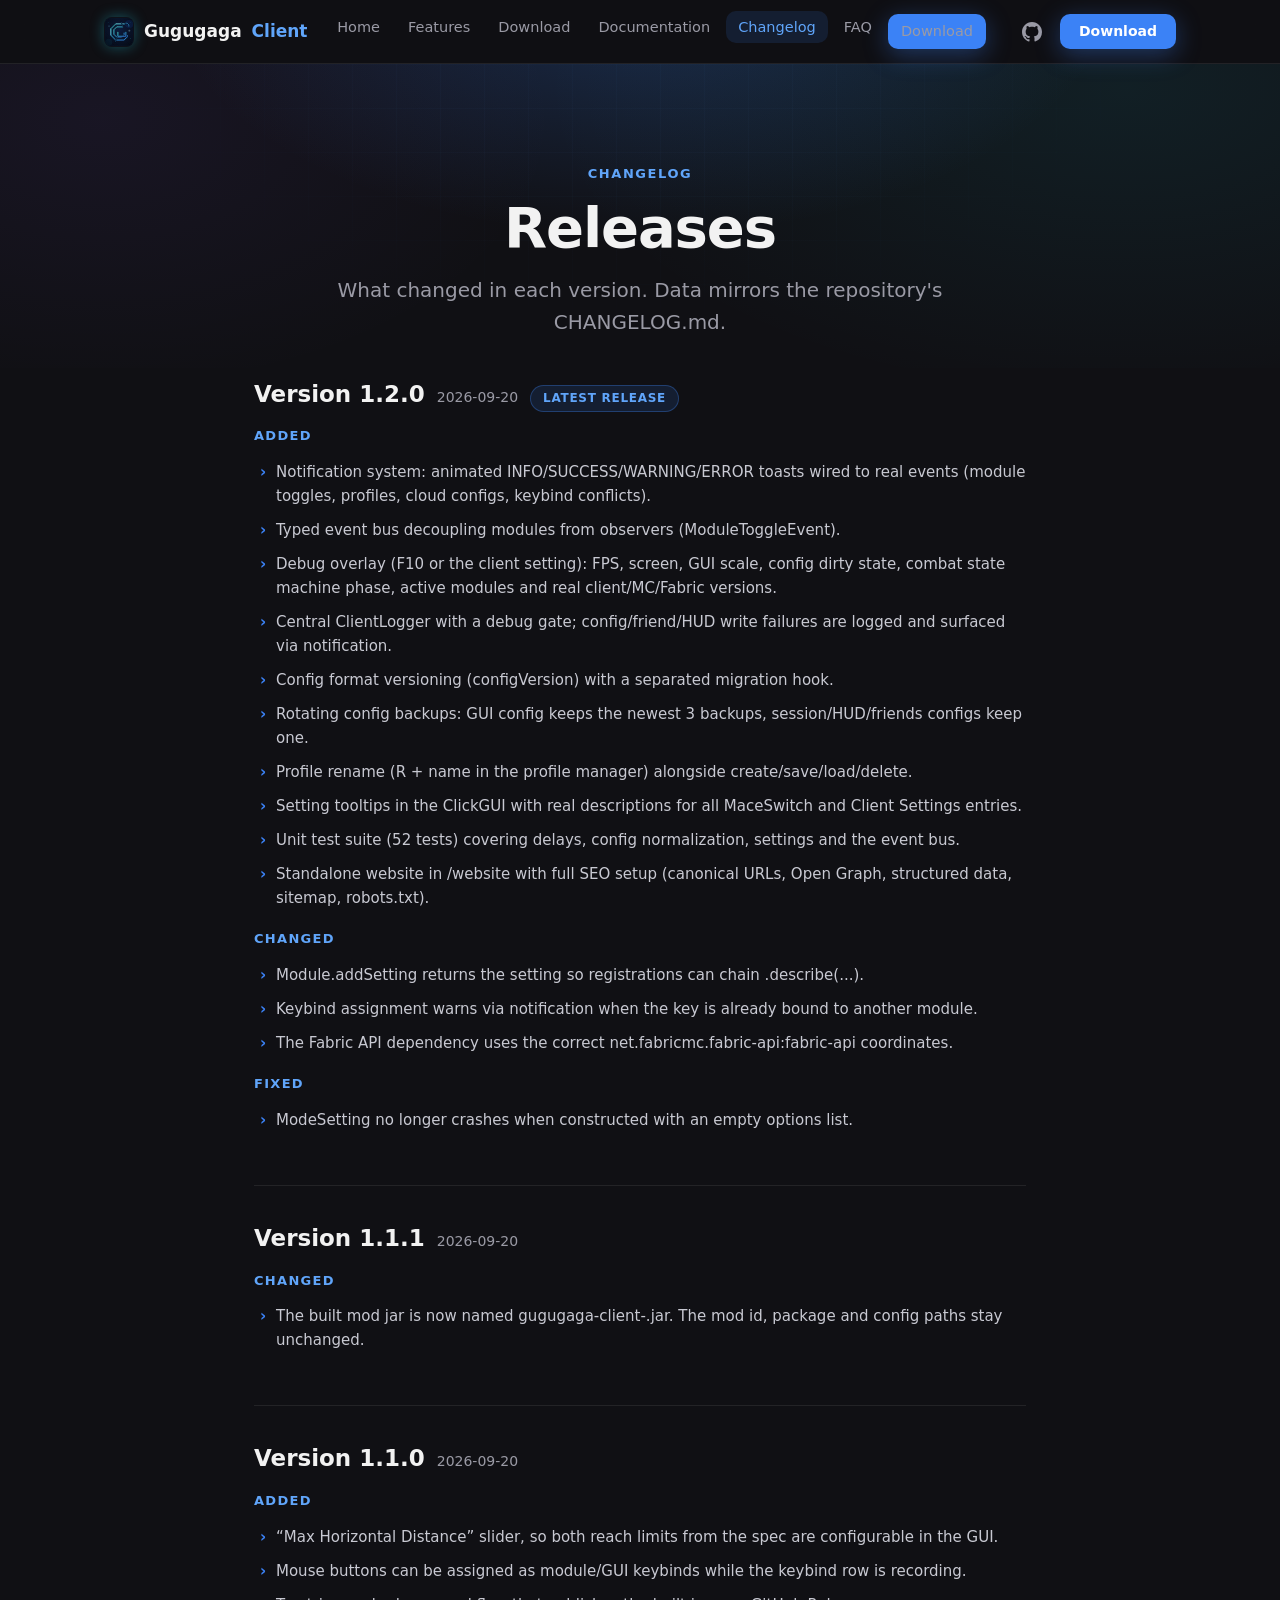
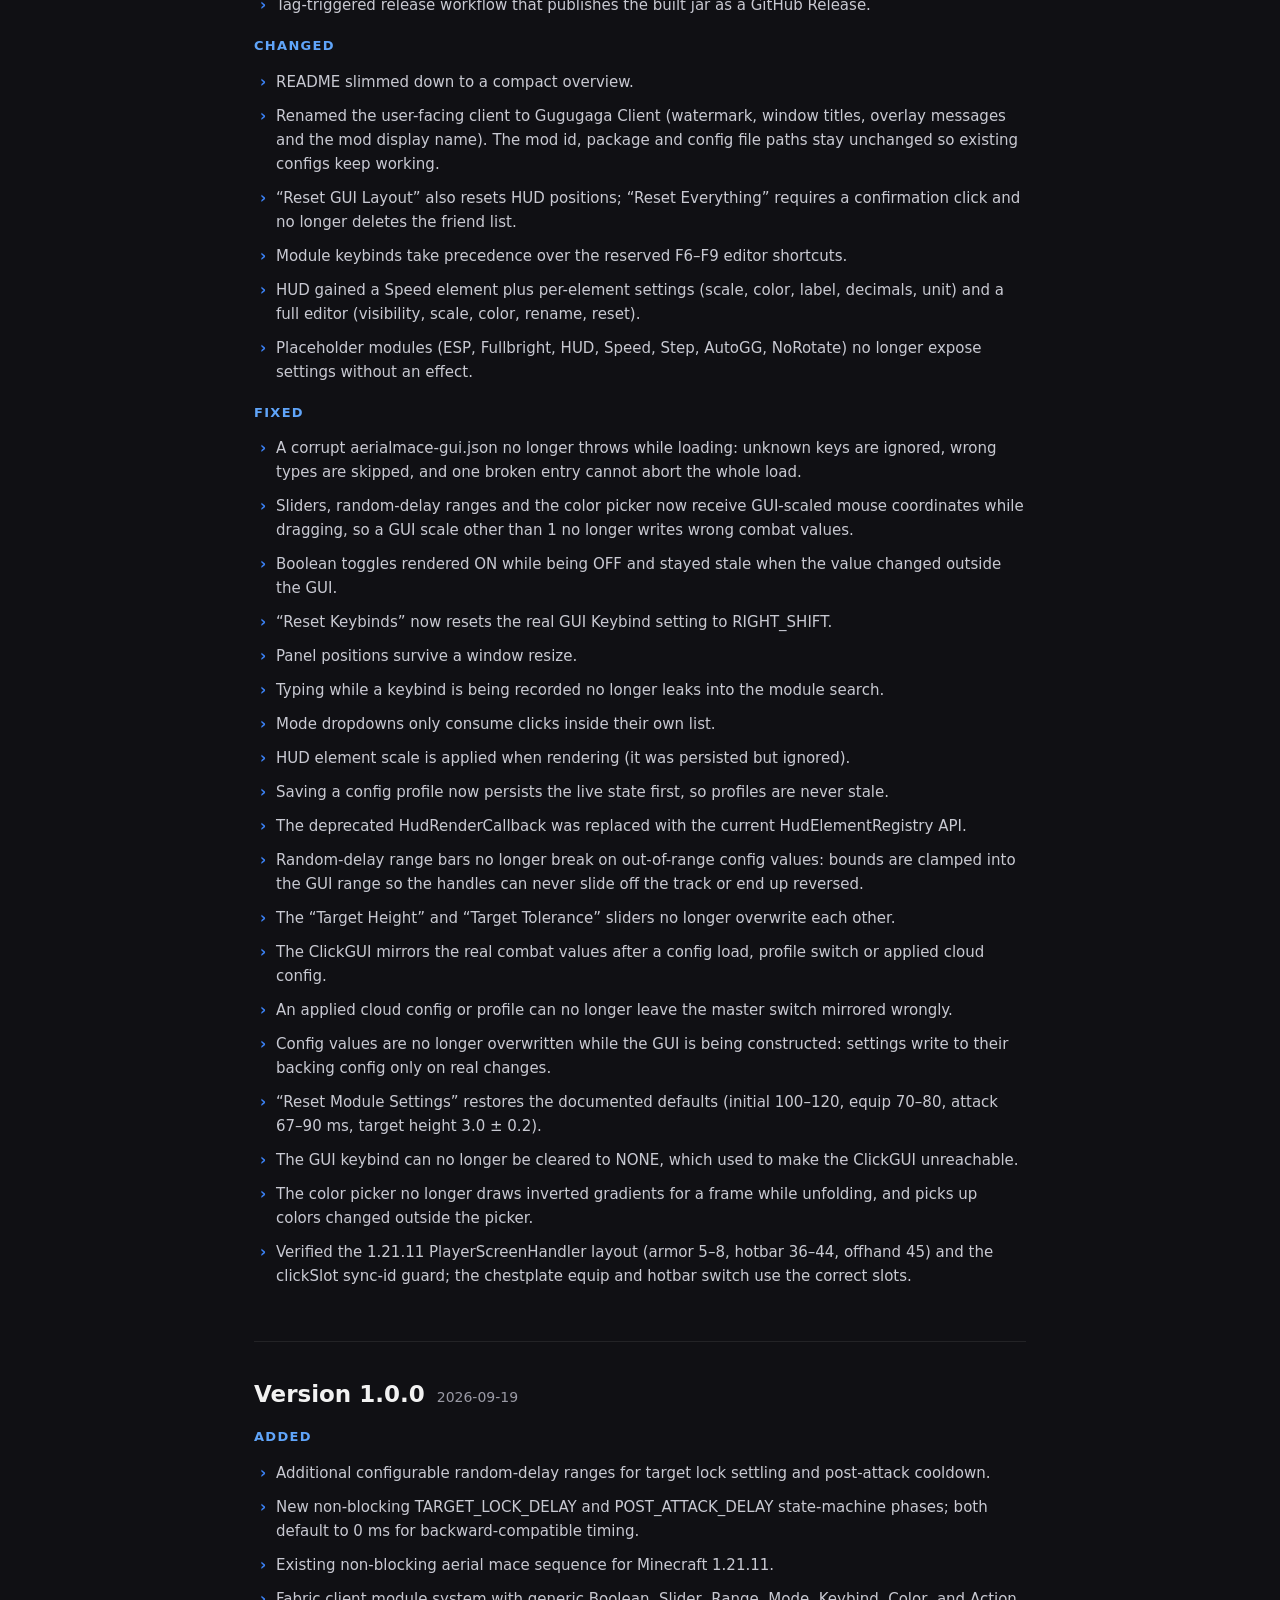
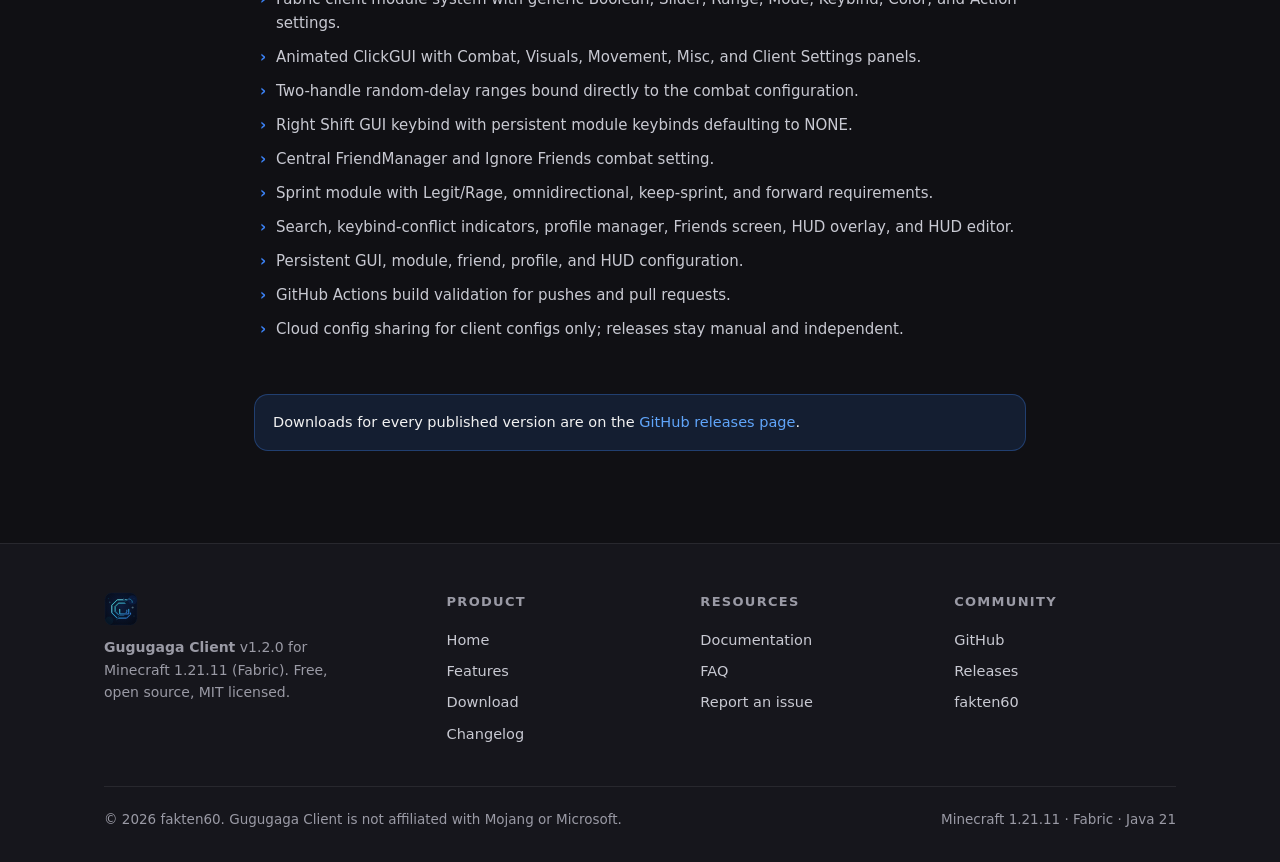
<file: website/changelog.html>
<!DOCTYPE html>
<html lang="en" data-canonical-path="/changelog.html" data-og-title="Gugugaga Client Changelog">
<head>
  <meta charset="UTF-8">
  <meta name="viewport" content="width=device-width, initial-scale=1">
  <title>Gugugaga Client Changelog</title>
  <meta name="description" content="Every Gugugaga Client release with additions, changes and fixes — from the first 1.0.0 to the latest version.">
  <link rel="icon" type="image/png" sizes="32x32" href="assets/img/favicon-32x32.png">
  <link rel="icon" type="image/png" sizes="16x16" href="assets/img/favicon-16x16.png">
  <link rel="apple-touch-icon" href="assets/img/apple-touch-icon.png">
  <link rel="stylesheet" href="assets/css/site.css">
  <script src="config/site.js"></script>
  <script src="assets/js/head.js" defer></script>
</head>
<body>
  <a class="skip-link" href="#main">Skip to content</a>

  <header class="nav">
    <div class="nav-inner">
      <a class="brand" href="index.html">
        <img src="assets/img/logo.svg" alt="Gugugaga Client logo" width="30" height="30">
        Gugugaga<span class="accent">Client</span>
      </a>
      <ul class="nav-links" id="nav-links">
        <li><a href="index.html">Home</a></li>
        <li><a href="features.html">Features</a></li>
        <li><a href="download.html">Download</a></li>
        <li><a href="documentation.html">Documentation</a></li>
        <li><a href="changelog.html" aria-current="page">Changelog</a></li>
        <li><a href="faq.html">FAQ</a></li>
        <li class="nav-cta-mobile"><a class="btn btn-primary btn-sm" href="download.html">Download</a></li>
      </ul>
      <div class="nav-cta">
        <a class="icon-link" href="https://github.com/fakten60-svg/gugugaga-client" aria-label="GitHub repository" rel="noopener">
          <svg viewBox="0 0 16 16" aria-hidden="true"><path d="M8 0C3.58 0 0 3.58 0 8c0 3.54 2.29 6.53 5.47 7.59.4.07.55-.17.55-.38 0-.19-.01-.82-.01-1.49-2.01.37-2.53-.49-2.69-.94-.09-.23-.48-.94-.82-1.13-.28-.15-.68-.52-.01-.53.63-.01 1.08.58 1.23.82.72 1.21 1.87.87 2.33.66.07-.52.28-.87.51-1.07-1.78-.2-3.64-.89-3.64-3.95 0-.87.31-1.59.82-2.15-.08-.2-.36-1.02.08-2.12 0 0 .67-.21 2.2.82.64-.18 1.32-.27 2-.27s1.36.09 2 .27c1.53-1.04 2.2-.82 2.2-.82.44 1.1.16 1.92.08 2.12.51.56.82 1.27.82 2.15 0 3.07-1.87 3.75-3.65 3.95.29.25.54.73.54 1.48 0 1.07-.01 1.93-.01 2.2 0 .21.15.46.55.38A8.01 8.01 0 0 0 16 8c0-4.42-3.58-8-8-8Z"/></svg>
        </a>
        <a class="btn btn-primary btn-sm" href="download.html">Download</a>
      </div>
      <button class="nav-toggle" aria-expanded="false" aria-controls="nav-links" aria-label="Toggle navigation">
        <svg viewBox="0 0 24 24" aria-hidden="true"><path d="M3 6h18v2H3V6Zm0 5h18v2H3v-2Zm0 5h18v2H3v-2Z"/></svg>
      </button>
    </div>
  </header>

  <main id="main">
    <section class="hero" style="padding-bottom: 24px;">
      <div class="hero-inner">
        <span class="eyebrow">Changelog</span>
        <h1>Releases</h1>
        <p class="tagline">What changed in each version. Data mirrors the repository's CHANGELOG.md.</p>
      </div>
    </section>

    <section class="section" style="padding-top: 8px;">
      <div class="container" style="max-width: 820px;">
        <noscript>
          <div class="callout"><p>This list needs JavaScript. The raw changelog lives in
          <a href="https://github.com/fakten60-svg/gugugaga-client/blob/main/CHANGELOG.md" rel="noopener">CHANGELOG.md</a> on GitHub.</p></div>
        </noscript>
        <div id="changelog-root"></div>
        <div class="callout" style="margin-top: 20px;">
          <p>Downloads for every published version are on the
          <a href="https://github.com/fakten60-svg/gugugaga-client/releases" rel="noopener">GitHub releases page</a>.</p>
        </div>
      </div>
    </section>
  </main>

  <footer>
    <div class="container">
      <div class="footer-grid">
        <div class="footer-brand">
          <img src="assets/img/logo.svg" alt="Gugugaga Client logo" width="34" height="34">
          <p><strong>Gugugaga Client</strong> v1.2.0 for Minecraft 1.21.11 (Fabric). Free, open source, MIT licensed.</p>
        </div>
        <div class="footer-col">
          <h3>Product</h3>
          <ul>
            <li><a href="index.html">Home</a></li>
            <li><a href="features.html">Features</a></li>
            <li><a href="download.html">Download</a></li>
            <li><a href="changelog.html">Changelog</a></li>
          </ul>
        </div>
        <div class="footer-col">
          <h3>Resources</h3>
          <ul>
            <li><a href="documentation.html">Documentation</a></li>
            <li><a href="faq.html">FAQ</a></li>
            <li><a href="https://github.com/fakten60-svg/gugugaga-client/issues" rel="noopener">Report an issue</a></li>
          </ul>
        </div>
        <div class="footer-col">
          <h3>Community</h3>
          <ul>
            <li><a href="https://github.com/fakten60-svg/gugugaga-client" rel="noopener">GitHub</a></li>
            <li><a href="https://github.com/fakten60-svg/gugugaga-client/releases" rel="noopener">Releases</a></li>
            <li><a href="https://github.com/fakten60-svg" rel="noopener">fakten60</a></li>
          </ul>
        </div>
      </div>
      <div class="footer-bottom">
        <span>© 2026 fakten60. Gugugaga Client is not affiliated with Mojang or Microsoft.</span>
        <span>Minecraft 1.21.11 · Fabric · Java 21</span>
      </div>
    </div>
  </footer>

  <script src="assets/data/changelog.js"></script>
  <script src="assets/js/changelog.js" defer></script>
  <script src="assets/js/picture.js" defer></script>
  <script src="assets/js/site.js" defer></script>
</body>
</html>
</file>
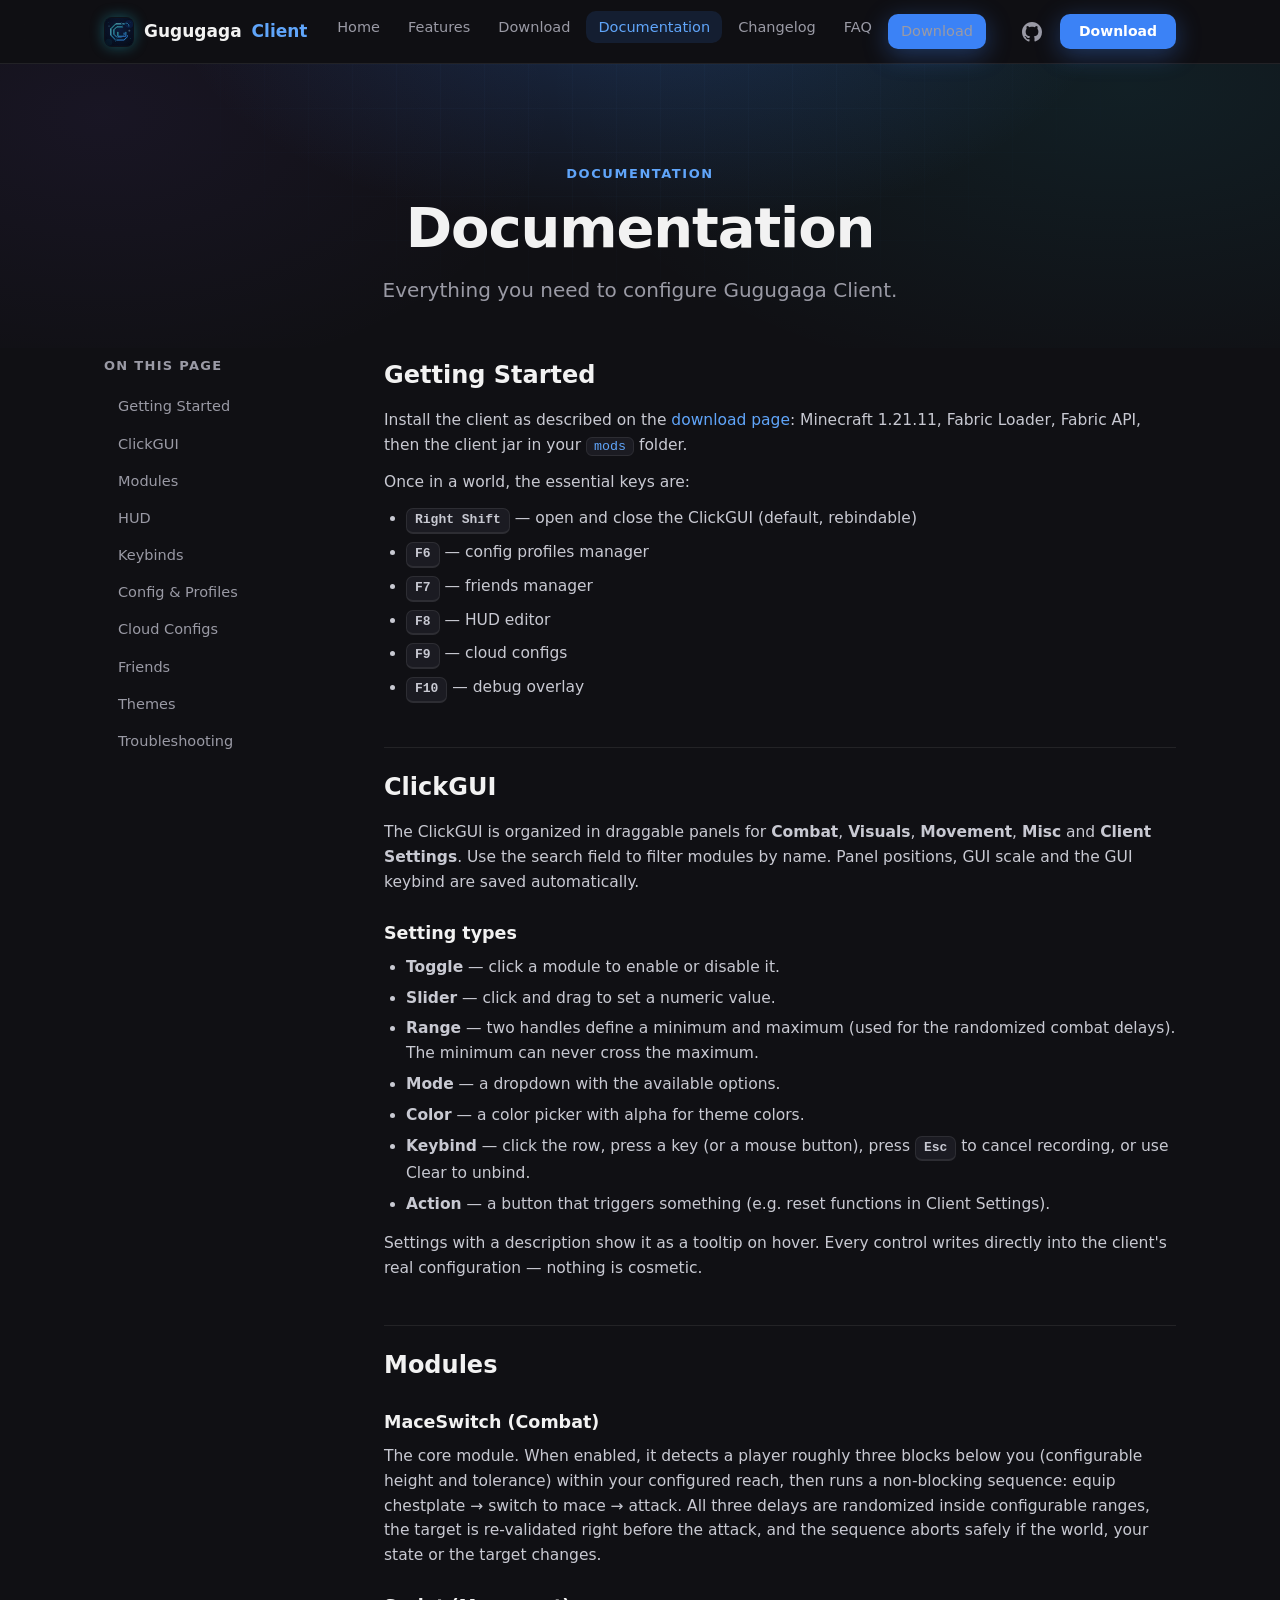
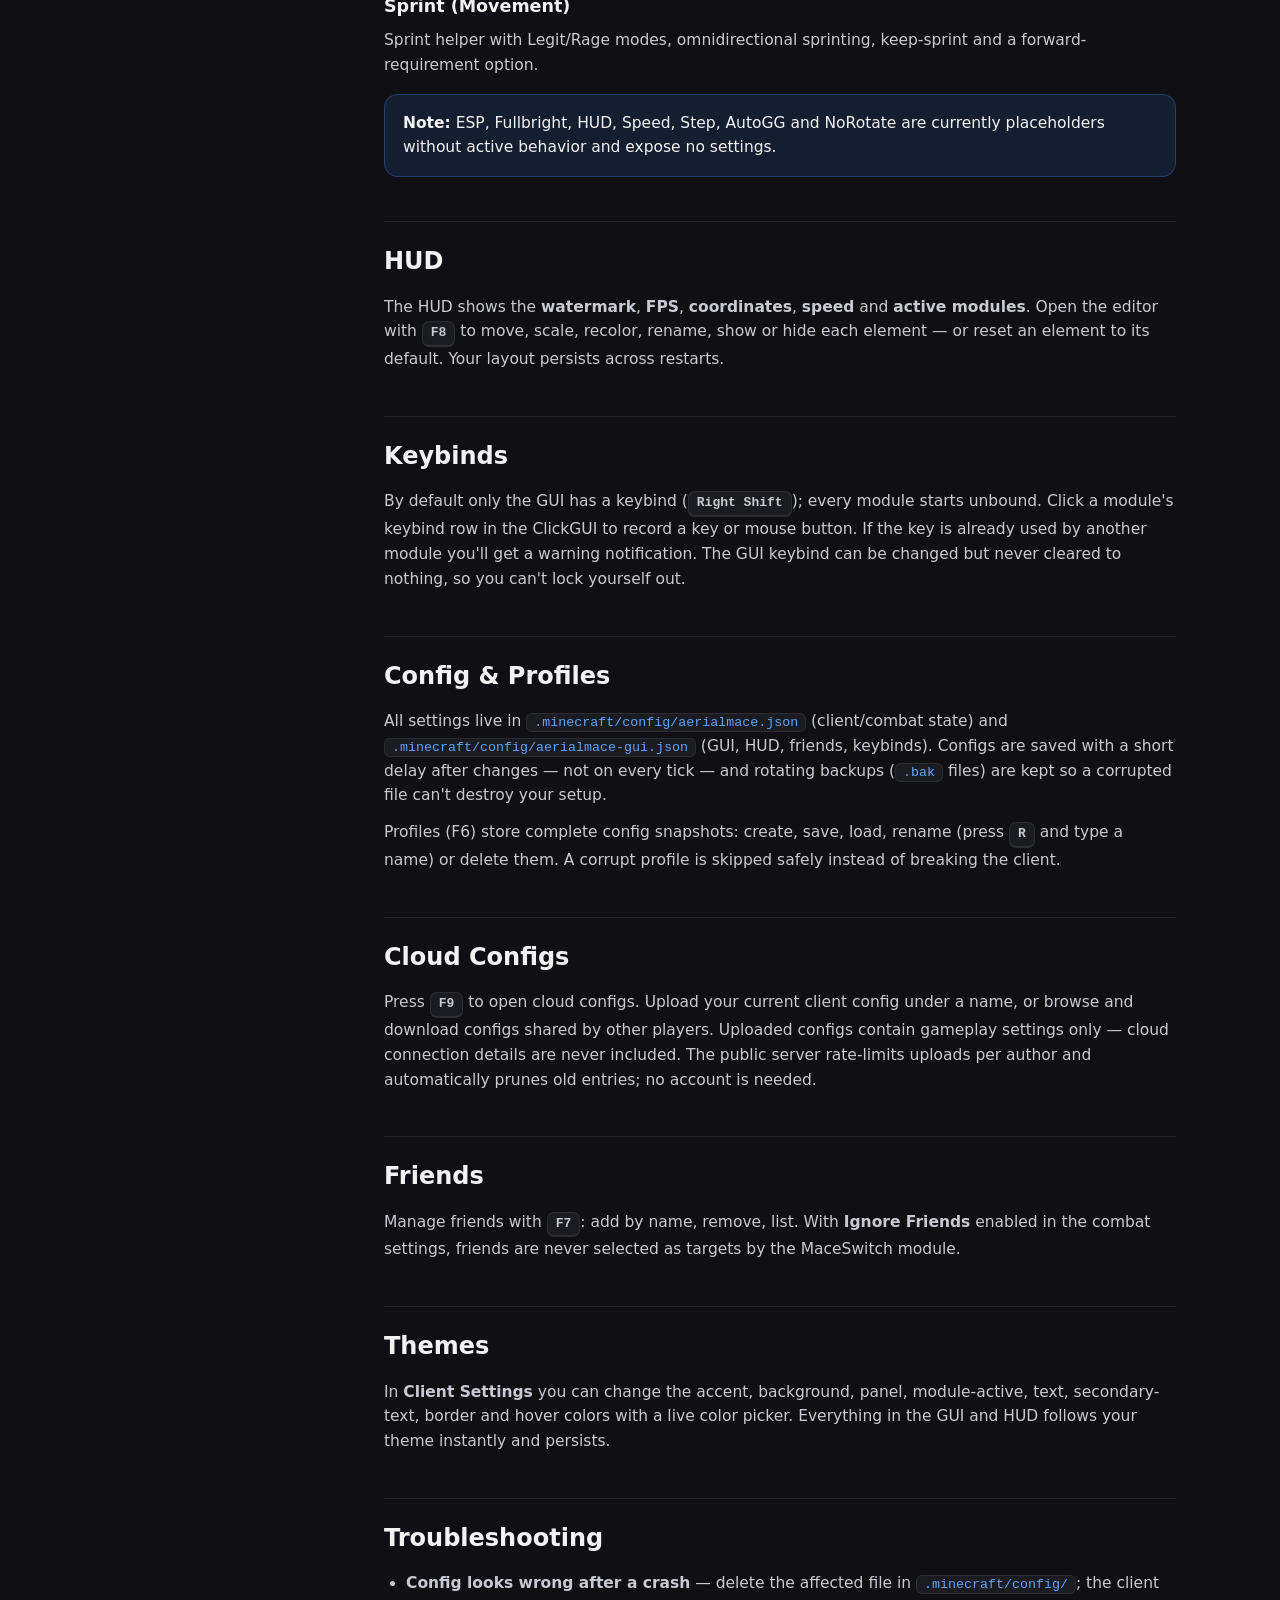
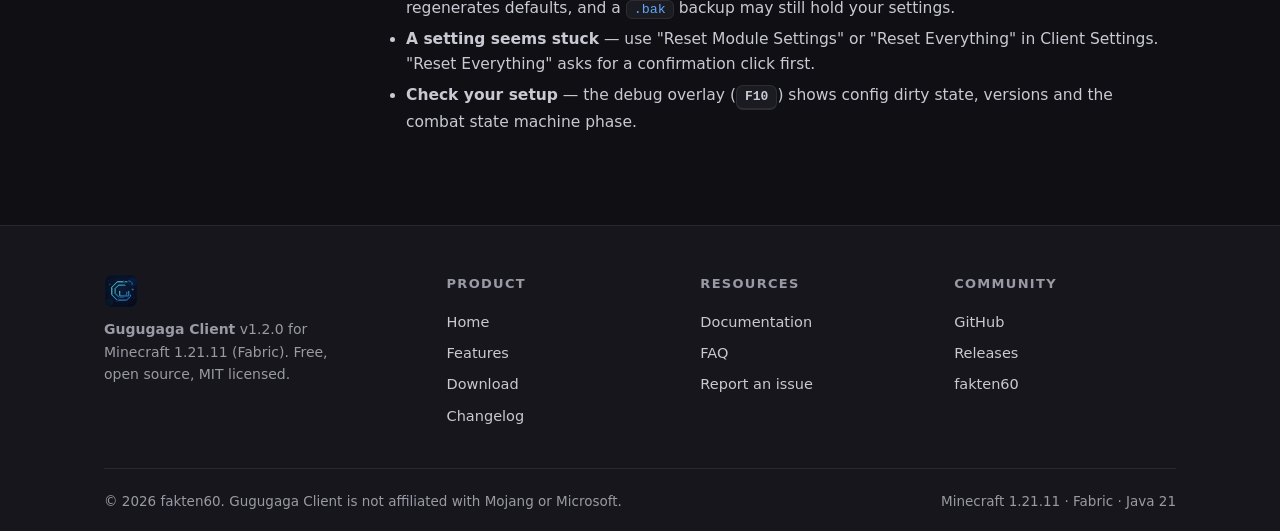
<file: website/documentation.html>
<!DOCTYPE html>
<html lang="en" data-canonical-path="/documentation.html" data-og-title="Gugugaga Client Documentation">
<head>
  <meta charset="UTF-8">
  <meta name="viewport" content="width=device-width, initial-scale=1">
  <title>Gugugaga Client Documentation</title>
  <meta name="description" content="Gugugaga Client documentation: getting started, ClickGUI, modules, HUD editor, keybinds, config profiles, cloud configs, friends, themes and troubleshooting.">
  <link rel="icon" type="image/png" sizes="32x32" href="assets/img/favicon-32x32.png">
  <link rel="icon" type="image/png" sizes="16x16" href="assets/img/favicon-16x16.png">
  <link rel="apple-touch-icon" href="assets/img/apple-touch-icon.png">
  <link rel="stylesheet" href="assets/css/site.css">
  <script src="config/site.js"></script>
  <script src="assets/js/head.js" defer></script>
</head>
<body>
  <a class="skip-link" href="#main">Skip to content</a>

  <header class="nav">
    <div class="nav-inner">
      <a class="brand" href="index.html">
        <img src="assets/img/logo.svg" alt="Gugugaga Client logo" width="30" height="30">
        Gugugaga<span class="accent">Client</span>
      </a>
      <ul class="nav-links" id="nav-links">
        <li><a href="index.html">Home</a></li>
        <li><a href="features.html">Features</a></li>
        <li><a href="download.html">Download</a></li>
        <li><a href="documentation.html" aria-current="page">Documentation</a></li>
        <li><a href="changelog.html">Changelog</a></li>
        <li><a href="faq.html">FAQ</a></li>
        <li class="nav-cta-mobile"><a class="btn btn-primary btn-sm" href="download.html">Download</a></li>
      </ul>
      <div class="nav-cta">
        <a class="icon-link" href="https://github.com/fakten60-svg/gugugaga-client" aria-label="GitHub repository" rel="noopener">
          <svg viewBox="0 0 16 16" aria-hidden="true"><path d="M8 0C3.58 0 0 3.58 0 8c0 3.54 2.29 6.53 5.47 7.59.4.07.55-.17.55-.38 0-.19-.01-.82-.01-1.49-2.01.37-2.53-.49-2.69-.94-.09-.23-.48-.94-.82-1.13-.28-.15-.68-.52-.01-.53.63-.01 1.08.58 1.23.82.72 1.21 1.87.87 2.33.66.07-.52.28-.87.51-1.07-1.78-.2-3.64-.89-3.64-3.95 0-.87.31-1.59.82-2.15-.08-.2-.36-1.02.08-2.12 0 0 .67-.21 2.2.82.64-.18 1.32-.27 2-.27s1.36.09 2 .27c1.53-1.04 2.2-.82 2.2-.82.44 1.1.16 1.92.08 2.12.51.56.82 1.27.82 2.15 0 3.07-1.87 3.75-3.65 3.95.29.25.54.73.54 1.48 0 1.07-.01 1.93-.01 2.2 0 .21.15.46.55.38A8.01 8.01 0 0 0 16 8c0-4.42-3.58-8-8-8Z"/></svg>
        </a>
        <a class="btn btn-primary btn-sm" href="download.html">Download</a>
      </div>
      <button class="nav-toggle" aria-expanded="false" aria-controls="nav-links" aria-label="Toggle navigation">
        <svg viewBox="0 0 24 24" aria-hidden="true"><path d="M3 6h18v2H3V6Zm0 5h18v2H3v-2Zm0 5h18v2H3v-2Z"/></svg>
      </button>
    </div>
  </header>

  <main id="main">
    <section class="hero" style="padding-bottom: 36px;">
      <div class="hero-inner">
        <span class="eyebrow">Documentation</span>
        <h1>Documentation</h1>
        <p class="tagline">Everything you need to configure Gugugaga Client.</p>
      </div>
    </section>

    <section class="section" style="padding-top: 8px;">
      <div class="container docs-layout">
        <nav class="docs-nav" aria-label="Documentation sections">
          <h2>On this page</h2>
          <ul>
            <li><a href="#getting-started">Getting Started</a></li>
            <li><a href="#clickgui">ClickGUI</a></li>
            <li><a href="#modules">Modules</a></li>
            <li><a href="#hud">HUD</a></li>
            <li><a href="#keybinds">Keybinds</a></li>
            <li><a href="#config">Config &amp; Profiles</a></li>
            <li><a href="#cloud">Cloud Configs</a></li>
            <li><a href="#friends">Friends</a></li>
            <li><a href="#themes">Themes</a></li>
            <li><a href="#troubleshooting">Troubleshooting</a></li>
          </ul>
        </nav>

        <div class="docs-content">
          <h2 id="getting-started">Getting Started</h2>
          <p>Install the client as described on the <a href="download.html">download page</a>: Minecraft 1.21.11, Fabric Loader, Fabric API, then the client jar in your <code>mods</code> folder.</p>
          <p>Once in a world, the essential keys are:</p>
          <ul>
            <li><span class="kbd">Right Shift</span> — open and close the ClickGUI (default, rebindable)</li>
            <li><span class="kbd">F6</span> — config profiles manager</li>
            <li><span class="kbd">F7</span> — friends manager</li>
            <li><span class="kbd">F8</span> — HUD editor</li>
            <li><span class="kbd">F9</span> — cloud configs</li>
            <li><span class="kbd">F10</span> — debug overlay</li>
          </ul>

          <h2 id="clickgui">ClickGUI</h2>
          <p>The ClickGUI is organized in draggable panels for <strong>Combat</strong>, <strong>Visuals</strong>, <strong>Movement</strong>, <strong>Misc</strong> and <strong>Client Settings</strong>. Use the search field to filter modules by name. Panel positions, GUI scale and the GUI keybind are saved automatically.</p>
          <h3>Setting types</h3>
          <ul>
            <li><strong>Toggle</strong> — click a module to enable or disable it.</li>
            <li><strong>Slider</strong> — click and drag to set a numeric value.</li>
            <li><strong>Range</strong> — two handles define a minimum and maximum (used for the randomized combat delays). The minimum can never cross the maximum.</li>
            <li><strong>Mode</strong> — a dropdown with the available options.</li>
            <li><strong>Color</strong> — a color picker with alpha for theme colors.</li>
            <li><strong>Keybind</strong> — click the row, press a key (or a mouse button), press <span class="kbd">Esc</span> to cancel recording, or use Clear to unbind.</li>
            <li><strong>Action</strong> — a button that triggers something (e.g. reset functions in Client Settings).</li>
          </ul>
          <p>Settings with a description show it as a tooltip on hover. Every control writes directly into the client's real configuration — nothing is cosmetic.</p>

          <h2 id="modules">Modules</h2>
          <h3>MaceSwitch (Combat)</h3>
          <p>The core module. When enabled, it detects a player roughly three blocks below you (configurable height and tolerance) within your configured reach, then runs a non-blocking sequence: equip chestplate → switch to mace → attack. All three delays are randomized inside configurable ranges, the target is re-validated right before the attack, and the sequence aborts safely if the world, your state or the target changes.</p>
          <h3>Sprint (Movement)</h3>
          <p>Sprint helper with Legit/Rage modes, omnidirectional sprinting, keep-sprint and a forward-requirement option.</p>
          <div class="callout"><p><strong>Note:</strong> ESP, Fullbright, HUD, Speed, Step, AutoGG and NoRotate are currently placeholders without active behavior and expose no settings.</p></div>

          <h2 id="hud">HUD</h2>
          <p>The HUD shows the <strong>watermark</strong>, <strong>FPS</strong>, <strong>coordinates</strong>, <strong>speed</strong> and <strong>active modules</strong>. Open the editor with <span class="kbd">F8</span> to move, scale, recolor, rename, show or hide each element — or reset an element to its default. Your layout persists across restarts.</p>

          <h2 id="keybinds">Keybinds</h2>
          <p>By default only the GUI has a keybind (<span class="kbd">Right Shift</span>); every module starts unbound. Click a module's keybind row in the ClickGUI to record a key or mouse button. If the key is already used by another module you'll get a warning notification. The GUI keybind can be changed but never cleared to nothing, so you can't lock yourself out.</p>

          <h2 id="config">Config &amp; Profiles</h2>
          <p>All settings live in <code>.minecraft/config/aerialmace.json</code> (client/combat state) and <code>.minecraft/config/aerialmace-gui.json</code> (GUI, HUD, friends, keybinds). Configs are saved with a short delay after changes — not on every tick — and rotating backups (<code>.bak</code> files) are kept so a corrupted file can't destroy your setup.</p>
          <p>Profiles (F6) store complete config snapshots: create, save, load, rename (press <span class="kbd">R</span> and type a name) or delete them. A corrupt profile is skipped safely instead of breaking the client.</p>

          <h2 id="cloud">Cloud Configs</h2>
          <p>Press <span class="kbd">F9</span> to open cloud configs. Upload your current client config under a name, or browse and download configs shared by other players. Uploaded configs contain gameplay settings only — cloud connection details are never included. The public server rate-limits uploads per author and automatically prunes old entries; no account is needed.</p>

          <h2 id="friends">Friends</h2>
          <p>Manage friends with <span class="kbd">F7</span>: add by name, remove, list. With <strong>Ignore Friends</strong> enabled in the combat settings, friends are never selected as targets by the MaceSwitch module.</p>

          <h2 id="themes">Themes</h2>
          <p>In <strong>Client Settings</strong> you can change the accent, background, panel, module-active, text, secondary-text, border and hover colors with a live color picker. Everything in the GUI and HUD follows your theme instantly and persists.</p>

          <h2 id="troubleshooting">Troubleshooting</h2>
          <ul>
            <li><strong>Config looks wrong after a crash</strong> — delete the affected file in <code>.minecraft/config/</code>; the client regenerates defaults, and a <code>.bak</code> backup may still hold your settings.</li>
            <li><strong>A setting seems stuck</strong> — use "Reset Module Settings" or "Reset Everything" in Client Settings. "Reset Everything" asks for a confirmation click first.</li>
            <li><strong>Check your setup</strong> — the debug overlay (<span class="kbd">F10</span>) shows config dirty state, versions and the combat state machine phase.</li>
          </ul>
        </div>
      </div>
    </section>
  </main>

  <footer>
    <div class="container">
      <div class="footer-grid">
        <div class="footer-brand">
          <img src="assets/img/logo.svg" alt="Gugugaga Client logo" width="34" height="34">
          <p><strong>Gugugaga Client</strong> v1.2.0 for Minecraft 1.21.11 (Fabric). Free, open source, MIT licensed.</p>
        </div>
        <div class="footer-col">
          <h3>Product</h3>
          <ul>
            <li><a href="index.html">Home</a></li>
            <li><a href="features.html">Features</a></li>
            <li><a href="download.html">Download</a></li>
            <li><a href="changelog.html">Changelog</a></li>
          </ul>
        </div>
        <div class="footer-col">
          <h3>Resources</h3>
          <ul>
            <li><a href="documentation.html">Documentation</a></li>
            <li><a href="faq.html">FAQ</a></li>
            <li><a href="https://github.com/fakten60-svg/gugugaga-client/issues" rel="noopener">Report an issue</a></li>
          </ul>
        </div>
        <div class="footer-col">
          <h3>Community</h3>
          <ul>
            <li><a href="https://github.com/fakten60-svg/gugugaga-client" rel="noopener">GitHub</a></li>
            <li><a href="https://github.com/fakten60-svg/gugugaga-client/releases" rel="noopener">Releases</a></li>
            <li><a href="https://github.com/fakten60-svg" rel="noopener">fakten60</a></li>
          </ul>
        </div>
      </div>
      <div class="footer-bottom">
        <span>© 2026 fakten60. Gugugaga Client is not affiliated with Mojang or Microsoft.</span>
        <span>Minecraft 1.21.11 · Fabric · Java 21</span>
      </div>
    </div>
  </footer>

  <script src="assets/js/picture.js" defer></script>
  <script src="assets/js/site.js" defer></script>
</body>
</html>
</file>
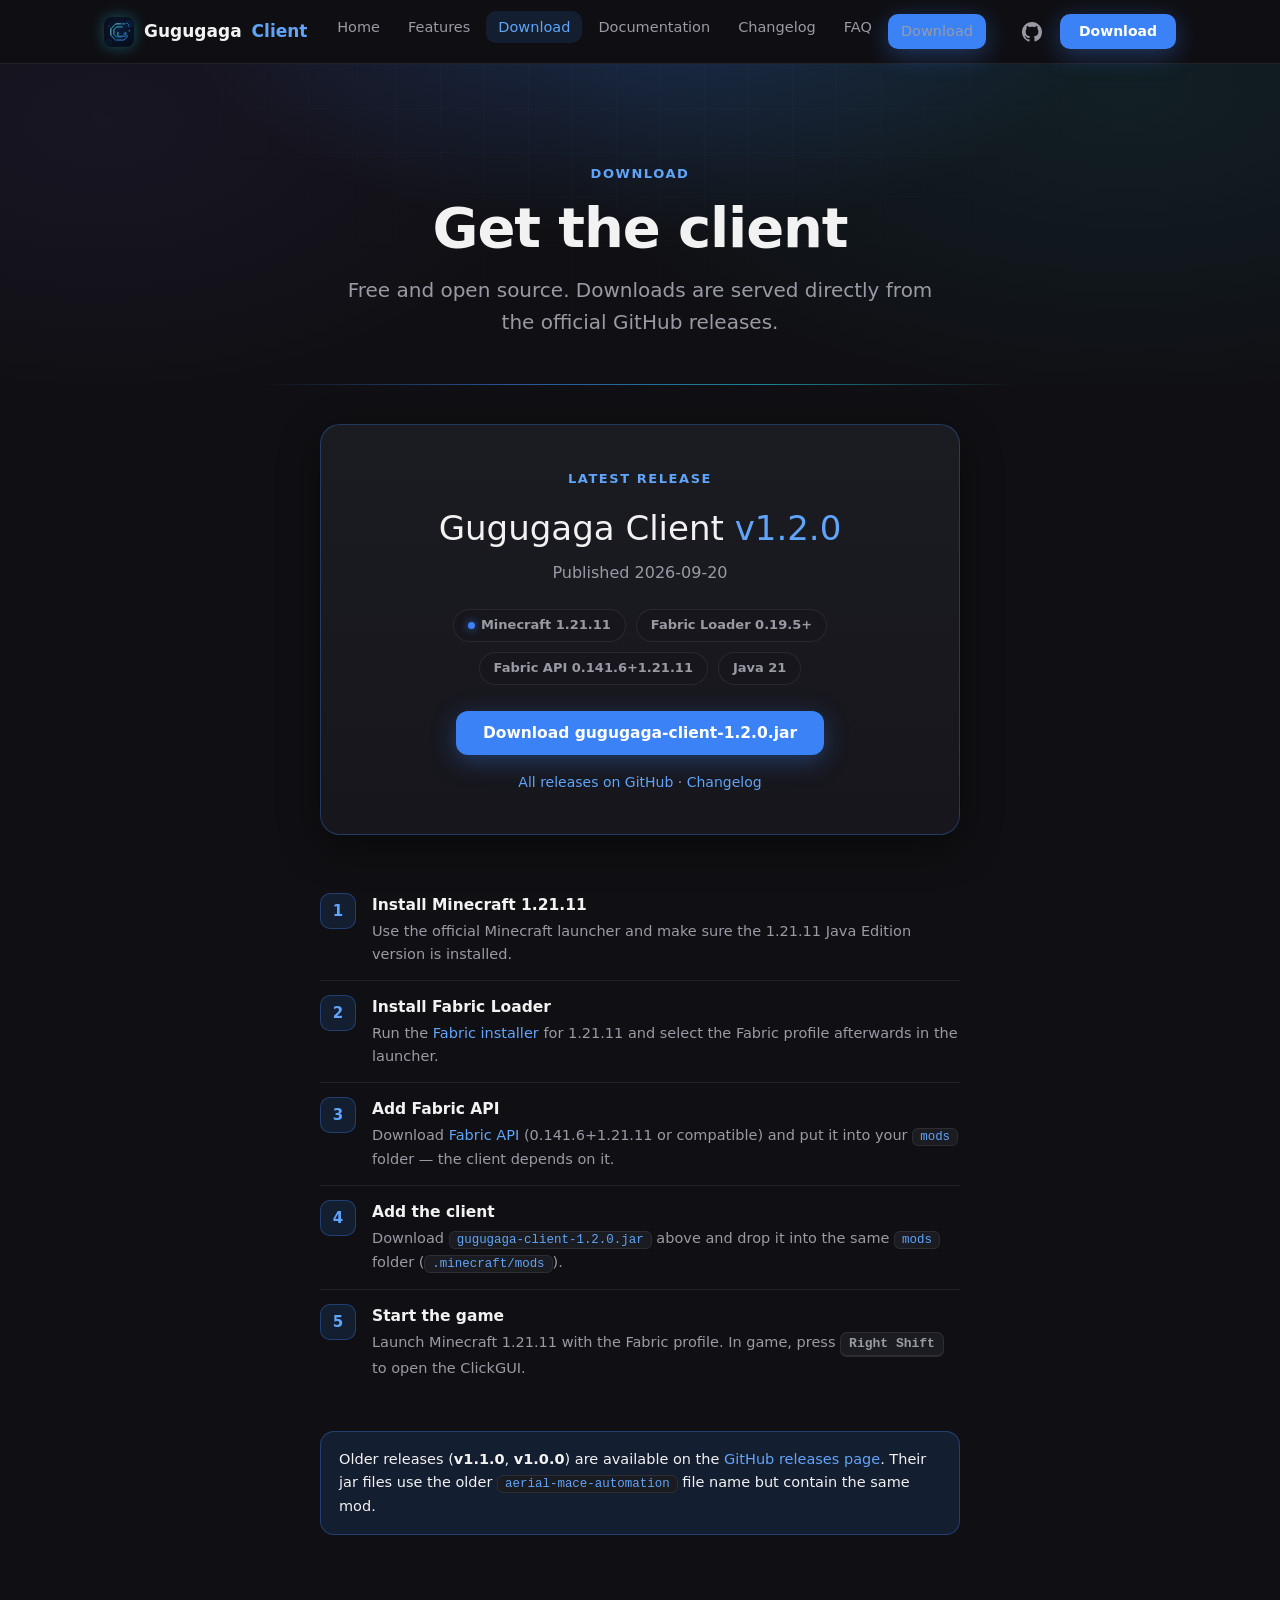
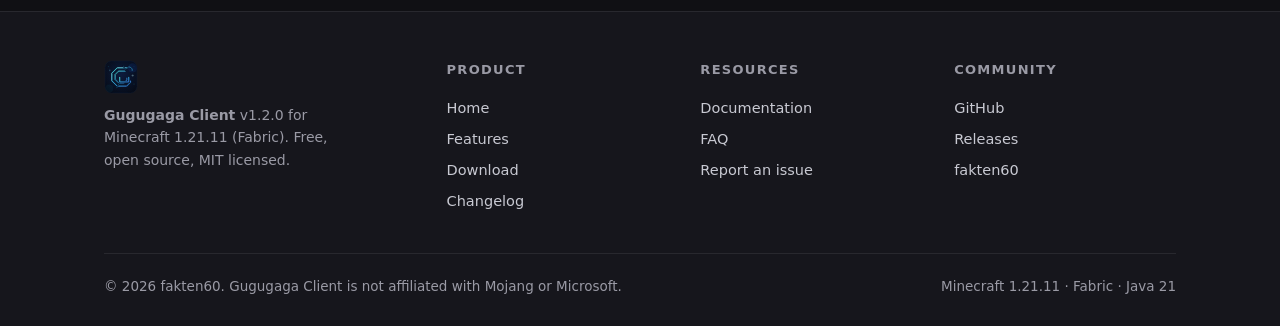
<file: website/download.html>
<!DOCTYPE html>
<html lang="en" data-canonical-path="/download.html" data-og-title="Download Gugugaga Client – Minecraft Client">
<head>
  <meta charset="UTF-8">
  <meta name="viewport" content="width=device-width, initial-scale=1">
  <title>Download Gugugaga Client v1.2.0 – Minecraft Client for 1.21.11</title>
  <meta name="description" content="Download Gugugaga Client v1.2.0 for Minecraft Java Edition 1.21.11 (Fabric, Java 21). Free and open source — install the jar and start playing.">
  <link rel="icon" type="image/png" sizes="32x32" href="assets/img/favicon-32x32.png">
  <link rel="icon" type="image/png" sizes="16x16" href="assets/img/favicon-16x16.png">
  <link rel="apple-touch-icon" href="assets/img/apple-touch-icon.png">
  <link rel="stylesheet" href="assets/css/site.css">
  <script src="config/site.js"></script>
  <script src="assets/js/head.js" defer></script>
</head>
<body>
  <a class="skip-link" href="#main">Skip to content</a>

  <header class="nav">
    <div class="nav-inner">
      <a class="brand" href="index.html">
        <img src="assets/img/logo.svg" alt="Gugugaga Client logo" width="30" height="30">
        Gugugaga<span class="accent">Client</span>
      </a>
      <ul class="nav-links" id="nav-links">
        <li><a href="index.html">Home</a></li>
        <li><a href="features.html">Features</a></li>
        <li><a href="download.html" aria-current="page">Download</a></li>
        <li><a href="documentation.html">Documentation</a></li>
        <li><a href="changelog.html">Changelog</a></li>
        <li><a href="faq.html">FAQ</a></li>
        <li class="nav-cta-mobile"><a class="btn btn-primary btn-sm" href="download.html">Download</a></li>
      </ul>
      <div class="nav-cta">
        <a class="icon-link" href="https://github.com/fakten60-svg/gugugaga-client" aria-label="GitHub repository" rel="noopener">
          <svg viewBox="0 0 16 16" aria-hidden="true"><path d="M8 0C3.58 0 0 3.58 0 8c0 3.54 2.29 6.53 5.47 7.59.4.07.55-.17.55-.38 0-.19-.01-.82-.01-1.49-2.01.37-2.53-.49-2.69-.94-.09-.23-.48-.94-.82-1.13-.28-.15-.68-.52-.01-.53.63-.01 1.08.58 1.23.82.72 1.21 1.87.87 2.33.66.07-.52.28-.87.51-1.07-1.78-.2-3.64-.89-3.64-3.95 0-.87.31-1.59.82-2.15-.08-.2-.36-1.02.08-2.12 0 0 .67-.21 2.2.82.64-.18 1.32-.27 2-.27s1.36.09 2 .27c1.53-1.04 2.2-.82 2.2-.82.44 1.1.16 1.92.08 2.12.51.56.82 1.27.82 2.15 0 3.07-1.87 3.75-3.65 3.95.29.25.54.73.54 1.48 0 1.07-.01 1.93-.01 2.2 0 .21.15.46.55.38A8.01 8.01 0 0 0 16 8c0-4.42-3.58-8-8-8Z"/></svg>
        </a>
        <a class="btn btn-primary btn-sm" href="download.html">Download</a>
      </div>
      <button class="nav-toggle" aria-expanded="false" aria-controls="nav-links" aria-label="Toggle navigation">
        <svg viewBox="0 0 24 24" aria-hidden="true"><path d="M3 6h18v2H3V6Zm0 5h18v2H3v-2Zm0 5h18v2H3v-2Z"/></svg>
      </button>
    </div>
  </header>

  <main id="main">
    <section class="hero" style="padding-bottom: 40px;">
      <div class="hero-inner">
        <span class="eyebrow">Download</span>
        <h1>Get the client</h1>
        <p class="tagline">Free and open source. Downloads are served directly from the official GitHub releases.</p>
      </div>
    </section>

    <section class="section section-glow" style="padding-top: 40px;">
      <div class="container">
        <div class="download-card reveal">
          <span class="eyebrow">Latest release</span>
          <div class="version">Gugugaga Client <span style="color: var(--accent-strong);">v1.2.0</span></div>
          <p class="sub">Published 2026-09-20</p>
          <div class="dl-meta">
            <span class="chip"><span class="dot"></span>Minecraft 1.21.11</span>
            <span class="chip">Fabric Loader 0.19.5+</span>
            <span class="chip">Fabric API 0.141.6+1.21.11</span>
            <span class="chip">Java 21</span>
          </div>
          <a class="btn btn-primary" href="https://github.com/fakten60-svg/gugugaga-client/releases/download/v1.2.0/gugugaga-client-1.2.0.jar" rel="noopener">Download gugugaga-client-1.2.0.jar</a>
          <p style="margin-top: 16px; font-size: 14px; color: var(--text-secondary);">
            <a href="https://github.com/fakten60-svg/gugugaga-client/releases" rel="noopener">All releases on GitHub</a> ·
            <a href="changelog.html">Changelog</a>
          </p>
        </div>

        <div class="steps" aria-label="Installation steps">
          <div class="step reveal">
            <div><h3>Install Minecraft 1.21.11</h3><p>Use the official Minecraft launcher and make sure the 1.21.11 Java Edition version is installed.</p></div>
          </div>
          <div class="step reveal">
            <div><h3>Install Fabric Loader</h3><p>Run the <a href="https://fabricmc.net/use/installer/" rel="noopener">Fabric installer</a> for 1.21.11 and select the Fabric profile afterwards in the launcher.</p></div>
          </div>
          <div class="step reveal">
            <div><h3>Add Fabric API</h3><p>Download <a href="https://modrinth.com/mod/fabric-api" rel="noopener">Fabric API</a> (0.141.6+1.21.11 or compatible) and put it into your <code>mods</code> folder — the client depends on it.</p></div>
          </div>
          <div class="step reveal">
            <div><h3>Add the client</h3><p>Download <code>gugugaga-client-1.2.0.jar</code> above and drop it into the same <code>mods</code> folder (<code>.minecraft/mods</code>).</p></div>
          </div>
          <div class="step reveal">
            <div><h3>Start the game</h3><p>Launch Minecraft 1.21.11 with the Fabric profile. In game, press <span class="kbd">Right Shift</span> to open the ClickGUI.</p></div>
          </div>
        </div>

        <div class="callout" style="max-width: 640px; margin: 36px auto 0;">
          <p>Older releases (<strong>v1.1.0</strong>, <strong>v1.0.0</strong>) are available on the
          <a href="https://github.com/fakten60-svg/gugugaga-client/releases" rel="noopener">GitHub releases page</a>.
          Their jar files use the older <code>aerial-mace-automation</code> file name but contain the same mod.</p>
        </div>
      </div>
    </section>
  </main>

  <footer>
    <div class="container">
      <div class="footer-grid">
        <div class="footer-brand">
          <img src="assets/img/logo.svg" alt="Gugugaga Client logo" width="34" height="34">
          <p><strong>Gugugaga Client</strong> v1.2.0 for Minecraft 1.21.11 (Fabric). Free, open source, MIT licensed.</p>
        </div>
        <div class="footer-col">
          <h3>Product</h3>
          <ul>
            <li><a href="index.html">Home</a></li>
            <li><a href="features.html">Features</a></li>
            <li><a href="download.html">Download</a></li>
            <li><a href="changelog.html">Changelog</a></li>
          </ul>
        </div>
        <div class="footer-col">
          <h3>Resources</h3>
          <ul>
            <li><a href="documentation.html">Documentation</a></li>
            <li><a href="faq.html">FAQ</a></li>
            <li><a href="https://github.com/fakten60-svg/gugugaga-client/issues" rel="noopener">Report an issue</a></li>
          </ul>
        </div>
        <div class="footer-col">
          <h3>Community</h3>
          <ul>
            <li><a href="https://github.com/fakten60-svg/gugugaga-client" rel="noopener">GitHub</a></li>
            <li><a href="https://github.com/fakten60-svg/gugugaga-client/releases" rel="noopener">Releases</a></li>
            <li><a href="https://github.com/fakten60-svg" rel="noopener">fakten60</a></li>
          </ul>
        </div>
      </div>
      <div class="footer-bottom">
        <span>© 2026 fakten60. Gugugaga Client is not affiliated with Mojang or Microsoft.</span>
        <span>Minecraft 1.21.11 · Fabric · Java 21</span>
      </div>
    </div>
  </footer>

  <script src="assets/js/picture.js" defer></script>
  <script src="assets/js/site.js" defer></script>
</body>
</html>
</file>
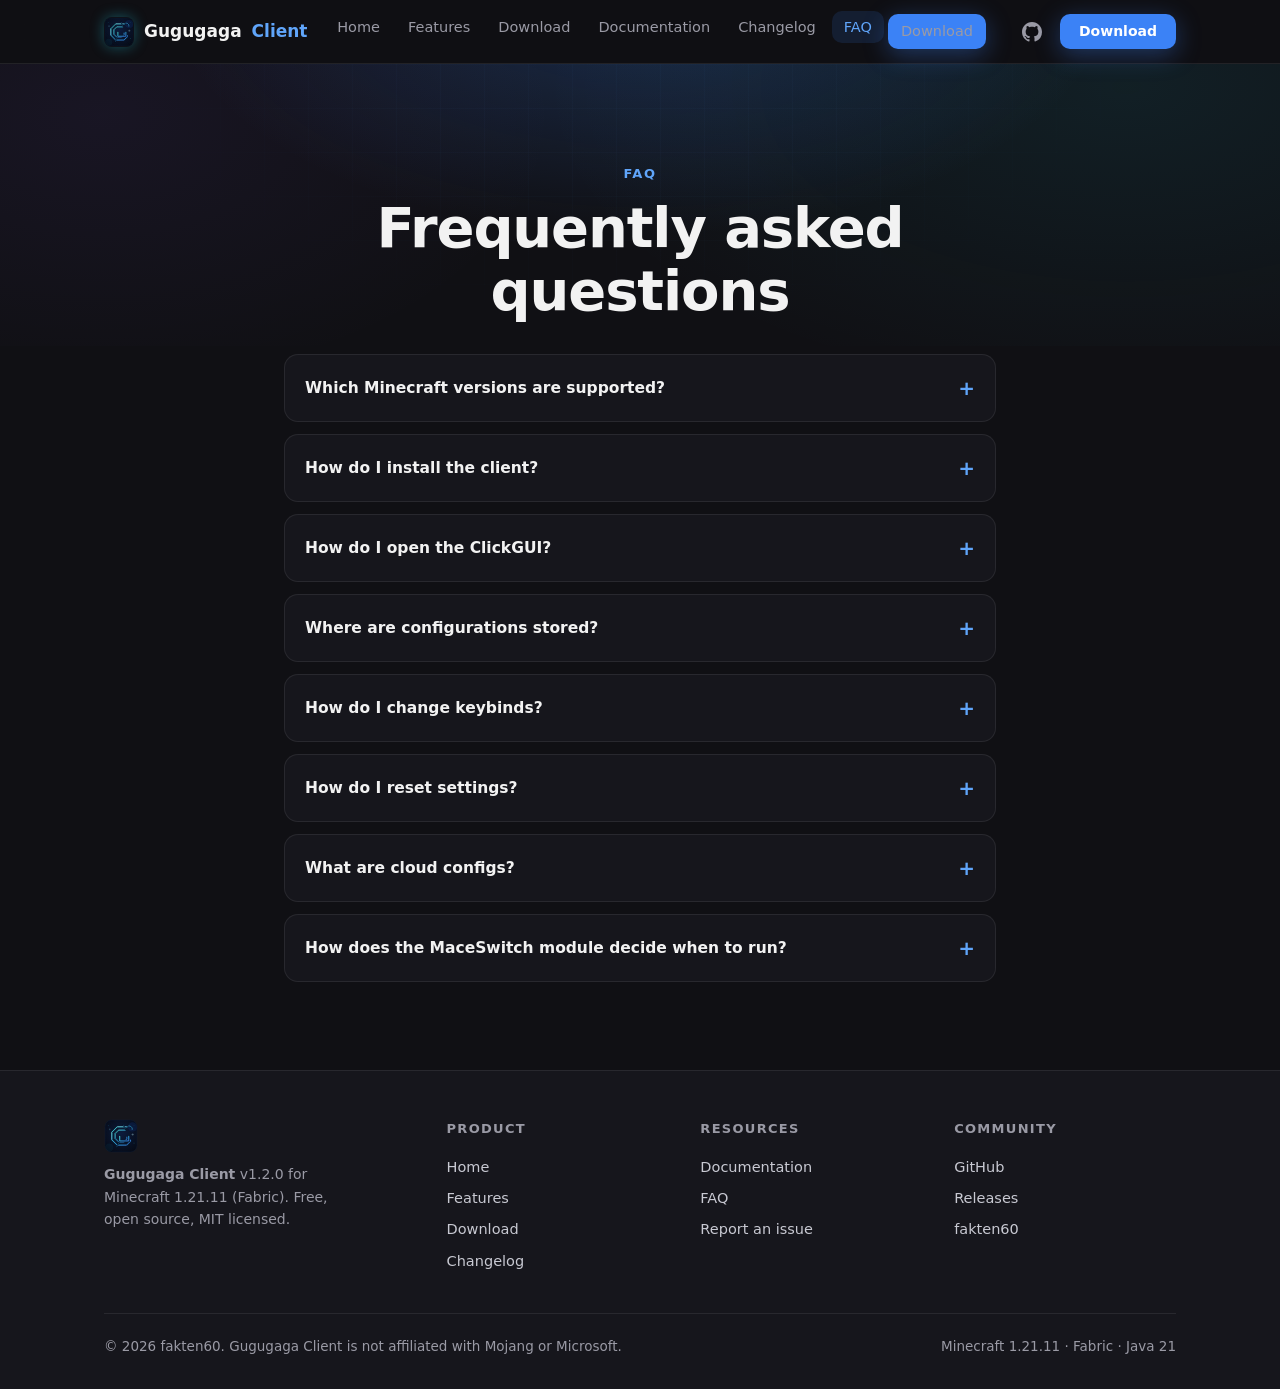
<file: website/faq.html>
<!DOCTYPE html>
<html lang="en" data-canonical-path="/faq.html" data-og-title="Gugugaga Client FAQ">
<head>
  <meta charset="UTF-8">
  <meta name="viewport" content="width=device-width, initial-scale=1">
  <title>Gugugaga Client FAQ – Minecraft Client</title>
  <meta name="description" content="Frequently asked questions about Gugugaga Client: supported Minecraft versions, installation, ClickGUI keybind, config locations, profiles, cloud configs and resets.">
  <link rel="icon" type="image/png" sizes="32x32" href="assets/img/favicon-32x32.png">
  <link rel="icon" type="image/png" sizes="16x16" href="assets/img/favicon-16x16.png">
  <link rel="apple-touch-icon" href="assets/img/apple-touch-icon.png">
  <link rel="stylesheet" href="assets/css/site.css">
  <script src="config/site.js"></script>
  <script src="assets/js/head.js" defer></script>
  <script type="application/ld+json">
  {
    "@context": "https://schema.org",
    "@type": "FAQPage",
    "mainEntity": [
      {
        "@type": "Question",
        "name": "Which Minecraft versions are supported?",
        "acceptedAnswer": { "@type": "Answer", "text": "Gugugaga Client is built for Minecraft Java Edition 1.21.11 on Fabric (Loader 0.19.5+, Fabric API 0.141.6+1.21.11, Java 21)." }
      },
      {
        "@type": "Question",
        "name": "How do I install the client?",
        "acceptedAnswer": { "@type": "Answer", "text": "Install Minecraft 1.21.11 and Fabric Loader, put Fabric API and the client jar into your mods folder, then start the game with the Fabric profile." }
      },
      {
        "@type": "Question",
        "name": "How do I open the ClickGUI?",
        "acceptedAnswer": { "@type": "Answer", "text": "Press Right Shift in game. The GUI keybind can be changed in Client Settings but cannot be cleared, so the GUI is always reachable." }
      },
      {
        "@type": "Question",
        "name": "Where are configurations stored?",
        "acceptedAnswer": { "@type": "Answer", "text": "In .minecraft/config: aerialmace.json for the client/combat state and aerialmace-gui.json for GUI, HUD, friends and keybinds. Profiles live in the aerialmace-profiles folder." }
      },
      {
        "@type": "Question",
        "name": "How do I change keybinds?",
        "acceptedAnswer": { "@type": "Answer", "text": "Open the ClickGUI, click a module's keybind row and press a key or mouse button. Press Escape to cancel recording or use Clear to unbind. Conflicts with other modules trigger a warning notification." }
      },
      {
        "@type": "Question",
        "name": "How do I reset settings?",
        "acceptedAnswer": { "@type": "Answer", "text": "In Client Settings you can reset module settings, keybinds, the GUI layout (including HUD positions) or everything. Reset Everything asks for a confirmation click and keeps your friend list." }
      }
    ]
  }
  </script>
</head>
<body>
  <a class="skip-link" href="#main">Skip to content</a>

  <header class="nav">
    <div class="nav-inner">
      <a class="brand" href="index.html">
        <img src="assets/img/logo.svg" alt="Gugugaga Client logo" width="30" height="30">
        Gugugaga<span class="accent">Client</span>
      </a>
      <ul class="nav-links" id="nav-links">
        <li><a href="index.html">Home</a></li>
        <li><a href="features.html">Features</a></li>
        <li><a href="download.html">Download</a></li>
        <li><a href="documentation.html">Documentation</a></li>
        <li><a href="changelog.html">Changelog</a></li>
        <li><a href="faq.html" aria-current="page">FAQ</a></li>
        <li class="nav-cta-mobile"><a class="btn btn-primary btn-sm" href="download.html">Download</a></li>
      </ul>
      <div class="nav-cta">
        <a class="icon-link" href="https://github.com/fakten60-svg/gugugaga-client" aria-label="GitHub repository" rel="noopener">
          <svg viewBox="0 0 16 16" aria-hidden="true"><path d="M8 0C3.58 0 0 3.58 0 8c0 3.54 2.29 6.53 5.47 7.59.4.07.55-.17.55-.38 0-.19-.01-.82-.01-1.49-2.01.37-2.53-.49-2.69-.94-.09-.23-.48-.94-.82-1.13-.28-.15-.68-.52-.01-.53.63-.01 1.08.58 1.23.82.72 1.21 1.87.87 2.33.66.07-.52.28-.87.51-1.07-1.78-.2-3.64-.89-3.64-3.95 0-.87.31-1.59.82-2.15-.08-.2-.36-1.02.08-2.12 0 0 .67-.21 2.2.82.64-.18 1.32-.27 2-.27s1.36.09 2 .27c1.53-1.04 2.2-.82 2.2-.82.44 1.1.16 1.92.08 2.12.51.56.82 1.27.82 2.15 0 3.07-1.87 3.75-3.65 3.95.29.25.54.73.54 1.48 0 1.07-.01 1.93-.01 2.2 0 .21.15.46.55.38A8.01 8.01 0 0 0 16 8c0-4.42-3.58-8-8-8Z"/></svg>
        </a>
        <a class="btn btn-primary btn-sm" href="download.html">Download</a>
      </div>
      <button class="nav-toggle" aria-expanded="false" aria-controls="nav-links" aria-label="Toggle navigation">
        <svg viewBox="0 0 24 24" aria-hidden="true"><path d="M3 6h18v2H3V6Zm0 5h18v2H3v-2Zm0 5h18v2H3v-2Z"/></svg>
      </button>
    </div>
  </header>

  <main id="main">
    <section class="hero" style="padding-bottom: 24px;">
      <div class="hero-inner">
        <span class="eyebrow">FAQ</span>
        <h1>Frequently asked questions</h1>
      </div>
    </section>

    <section class="section" style="padding-top: 8px;">
      <div class="container" style="max-width: 760px;">
        <details class="faq-item">
          <summary>Which Minecraft versions are supported?</summary>
          <div class="faq-body">
            <p>Gugugaga Client is built for <strong>Minecraft Java Edition 1.21.11</strong> with Fabric (Loader 0.19.5+, Fabric API 0.141.6+1.21.11, Java 21). Other versions are not tested.</p>
          </div>
        </details>
        <details class="faq-item">
          <summary>How do I install the client?</summary>
          <div class="faq-body">
            <p>Install Minecraft 1.21.11 and <a href="https://fabricmc.net/use/installer/" rel="noopener">Fabric Loader</a>, then put <a href="https://modrinth.com/mod/fabric-api" rel="noopener">Fabric API</a> and the client jar into your <code>mods</code> folder. Start the game with the Fabric profile. Details: <a href="download.html">download page</a>.</p>
          </div>
        </details>
        <details class="faq-item">
          <summary>How do I open the ClickGUI?</summary>
          <div class="faq-body">
            <p>Press <span class="kbd">Right Shift</span> in game. You can rebind the GUI key in Client Settings — it can be changed but never cleared, so the GUI is always reachable.</p>
          </div>
        </details>
        <details class="faq-item">
          <summary>Where are configurations stored?</summary>
          <div class="faq-body">
            <p>In <code>.minecraft/config/</code>: <code>aerialmace.json</code> holds the client/combat state, <code>aerialmace-gui.json</code> holds GUI, HUD, friends and keybinds. Profiles are stored in the <code>aerialmace-profiles</code> folder. Rotating <code>.bak</code> backups protect all of them.</p>
          </div>
        </details>
        <details class="faq-item">
          <summary>How do I change keybinds?</summary>
          <div class="faq-body">
            <p>Open the ClickGUI, click a module's keybind row, then press a key or mouse button. <span class="kbd">Esc</span> cancels recording, Clear unbinds. If the key is already bound to another module you get a warning notification.</p>
          </div>
        </details>
        <details class="faq-item">
          <summary>How do I reset settings?</summary>
          <div class="faq-body">
            <p><strong>Client Settings</strong> offers Reset Module Settings, Reset Keybinds, Reset GUI Layout (also resets HUD positions) and Reset Everything — the latter requires a confirmation click and keeps your friend list.</p>
          </div>
        </details>
        <details class="faq-item">
          <summary>What are cloud configs?</summary>
          <div class="faq-body">
            <p>Press <span class="kbd">F9</span> to upload your client config or download configs shared by other players. No account needed. Uploads are rate-limited and old entries are pruned automatically; gameplay settings only are shared — never your cloud connection details.</p>
          </div>
        </details>
        <details class="faq-item">
          <summary>How does the MaceSwitch module decide when to run?</summary>
          <div class="faq-body">
            <p>It only runs when you are alive, in a world, and a player is detected roughly three blocks below you (configurable height and tolerance) within your configured reach. The sequence then runs as a non-blocking state machine and aborts safely if any condition stops holding. With <strong>Ignore Friends</strong> enabled, friends are never targeted.</p>
          </div>
        </details>
      </div>
    </section>
  </main>

  <footer>
    <div class="container">
      <div class="footer-grid">
        <div class="footer-brand">
          <img src="assets/img/logo.svg" alt="Gugugaga Client logo" width="34" height="34">
          <p><strong>Gugugaga Client</strong> v1.2.0 for Minecraft 1.21.11 (Fabric). Free, open source, MIT licensed.</p>
        </div>
        <div class="footer-col">
          <h3>Product</h3>
          <ul>
            <li><a href="index.html">Home</a></li>
            <li><a href="features.html">Features</a></li>
            <li><a href="download.html">Download</a></li>
            <li><a href="changelog.html">Changelog</a></li>
          </ul>
        </div>
        <div class="footer-col">
          <h3>Resources</h3>
          <ul>
            <li><a href="documentation.html">Documentation</a></li>
            <li><a href="faq.html">FAQ</a></li>
            <li><a href="https://github.com/fakten60-svg/gugugaga-client/issues" rel="noopener">Report an issue</a></li>
          </ul>
        </div>
        <div class="footer-col">
          <h3>Community</h3>
          <ul>
            <li><a href="https://github.com/fakten60-svg/gugugaga-client" rel="noopener">GitHub</a></li>
            <li><a href="https://github.com/fakten60-svg/gugugaga-client/releases" rel="noopener">Releases</a></li>
            <li><a href="https://github.com/fakten60-svg" rel="noopener">fakten60</a></li>
          </ul>
        </div>
      </div>
      <div class="footer-bottom">
        <span>© 2026 fakten60. Gugugaga Client is not affiliated with Mojang or Microsoft.</span>
        <span>Minecraft 1.21.11 · Fabric · Java 21</span>
      </div>
    </div>
  </footer>

  <script src="assets/js/picture.js" defer></script>
  <script src="assets/js/site.js" defer></script>
</body>
</html>
</file>
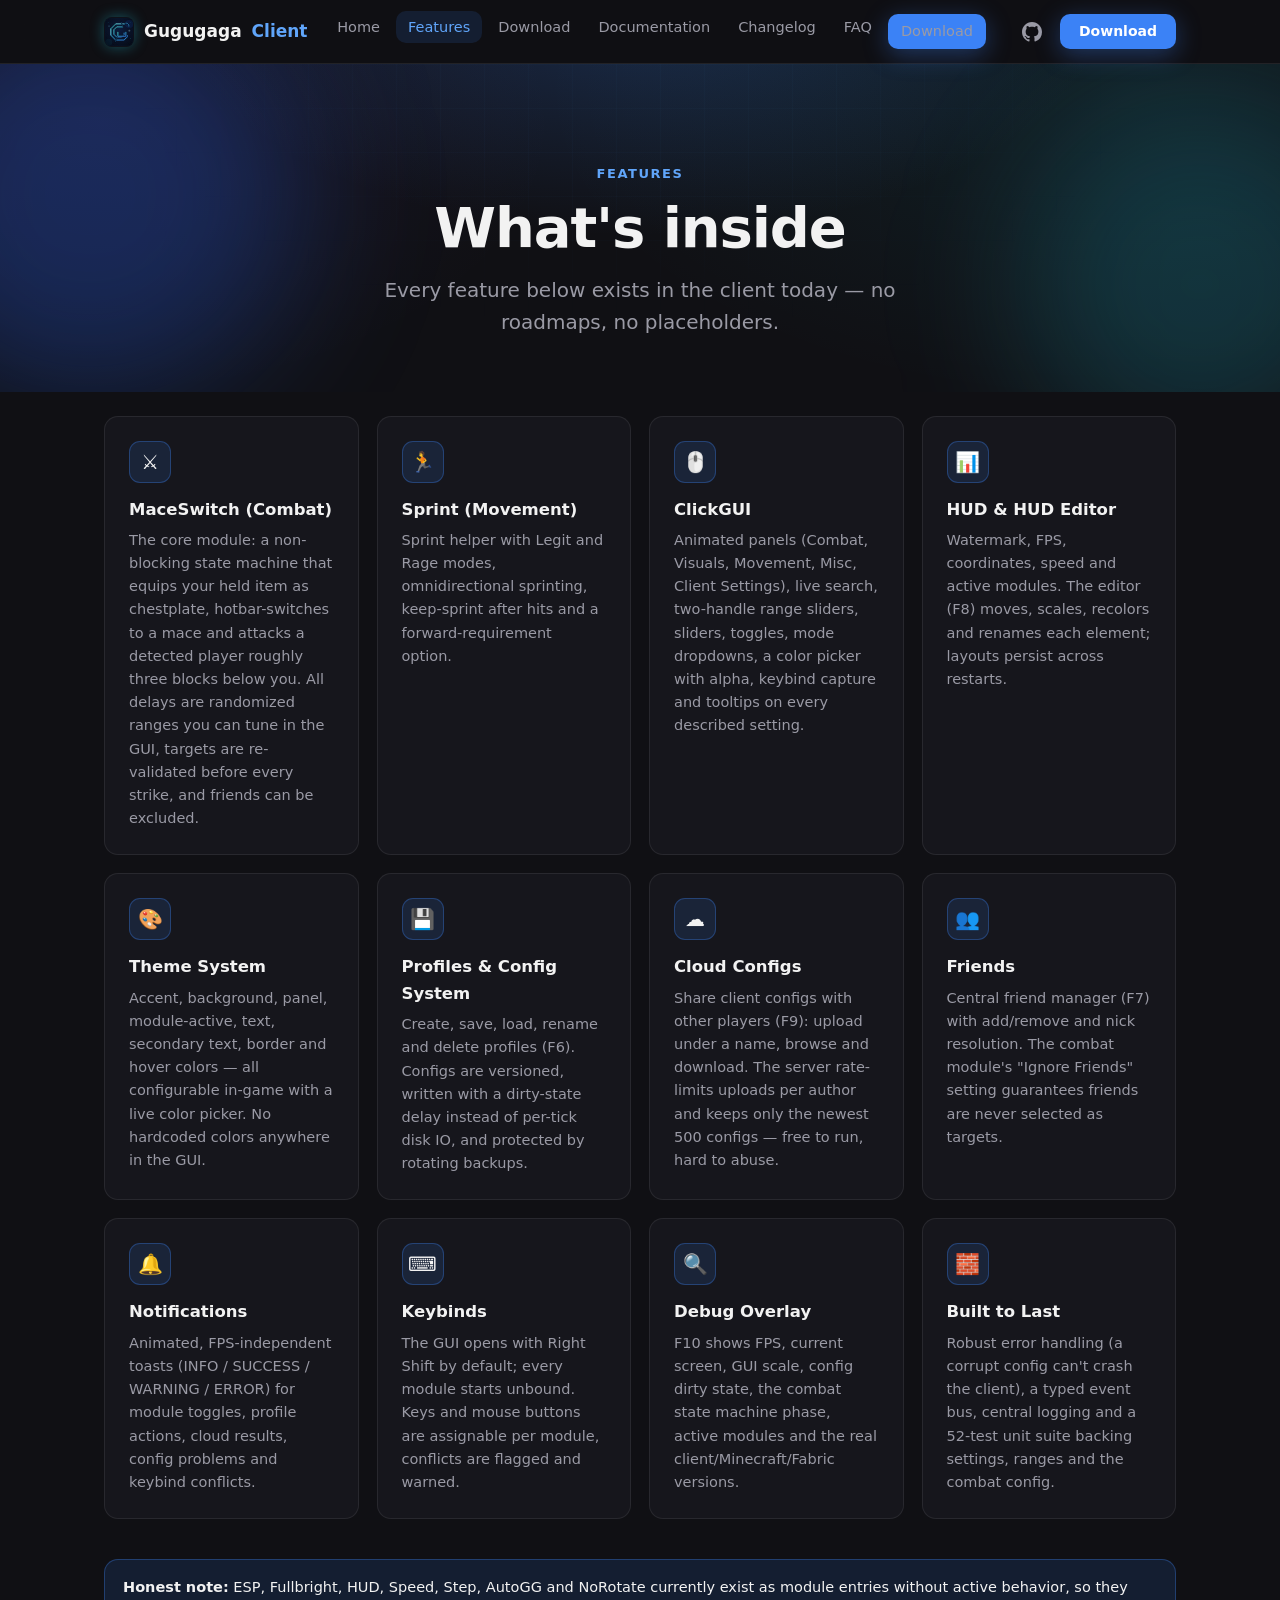
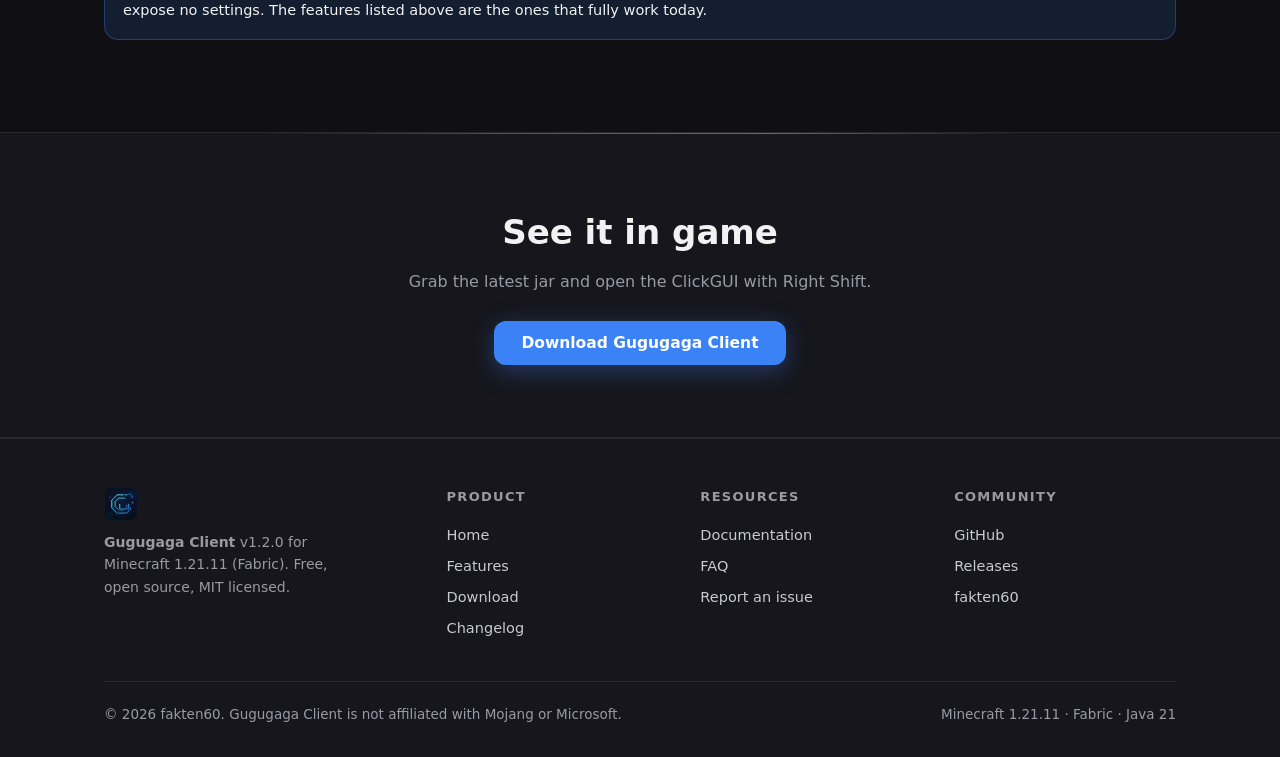
<file: website/features.html>
<!DOCTYPE html>
<html lang="en" data-canonical-path="/features.html" data-og-title="Gugugaga Client Features – Minecraft Client">
<head>
  <meta charset="UTF-8">
  <meta name="viewport" content="width=device-width, initial-scale=1">
  <title>Gugugaga Client Features – Minecraft Client</title>
  <meta name="description" content="All Gugugaga Client features at a glance: aerial mace combat sequence, animated ClickGUI, HUD editor, config profiles, cloud configs, friends, themes and notifications.">
  <link rel="icon" type="image/png" sizes="32x32" href="assets/img/favicon-32x32.png">
  <link rel="icon" type="image/png" sizes="16x16" href="assets/img/favicon-16x16.png">
  <link rel="apple-touch-icon" href="assets/img/apple-touch-icon.png">
  <link rel="stylesheet" href="assets/css/site.css">
  <script src="config/site.js"></script>
  <script src="assets/js/head.js" defer></script>
</head>
<body>
  <a class="skip-link" href="#main">Skip to content</a>

  <header class="nav">
    <div class="nav-inner">
      <a class="brand" href="index.html">
        <img src="assets/img/logo.svg" alt="Gugugaga Client logo" width="30" height="30">
        Gugugaga<span class="accent">Client</span>
      </a>
      <ul class="nav-links" id="nav-links">
        <li><a href="index.html">Home</a></li>
        <li><a href="features.html" aria-current="page">Features</a></li>
        <li><a href="download.html">Download</a></li>
        <li><a href="documentation.html">Documentation</a></li>
        <li><a href="changelog.html">Changelog</a></li>
        <li><a href="faq.html">FAQ</a></li>
        <li class="nav-cta-mobile"><a class="btn btn-primary btn-sm" href="download.html">Download</a></li>
      </ul>
      <div class="nav-cta">
        <a class="icon-link" href="https://github.com/fakten60-svg/gugugaga-client" aria-label="GitHub repository" rel="noopener">
          <svg viewBox="0 0 16 16" aria-hidden="true"><path d="M8 0C3.58 0 0 3.58 0 8c0 3.54 2.29 6.53 5.47 7.59.4.07.55-.17.55-.38 0-.19-.01-.82-.01-1.49-2.01.37-2.53-.49-2.69-.94-.09-.23-.48-.94-.82-1.13-.28-.15-.68-.52-.01-.53.63-.01 1.08.58 1.23.82.72 1.21 1.87.87 2.33.66.07-.52.28-.87.51-1.07-1.78-.2-3.64-.89-3.64-3.95 0-.87.31-1.59.82-2.15-.08-.2-.36-1.02.08-2.12 0 0 .67-.21 2.2.82.64-.18 1.32-.27 2-.27s1.36.09 2 .27c1.53-1.04 2.2-.82 2.2-.82.44 1.1.16 1.92.08 2.12.51.56.82 1.27.82 2.15 0 3.07-1.87 3.75-3.65 3.95.29.25.54.73.54 1.48 0 1.07-.01 1.93-.01 2.2 0 .21.15.46.55.38A8.01 8.01 0 0 0 16 8c0-4.42-3.58-8-8-8Z"/></svg>
        </a>
        <a class="btn btn-primary btn-sm" href="download.html">Download</a>
      </div>
      <button class="nav-toggle" aria-expanded="false" aria-controls="nav-links" aria-label="Toggle navigation">
        <svg viewBox="0 0 24 24" aria-hidden="true"><path d="M3 6h18v2H3V6Zm0 5h18v2H3v-2Zm0 5h18v2H3v-2Z"/></svg>
      </button>
    </div>
  </header>

  <main id="main">
    <section class="hero" style="padding-bottom: 48px;">
      <div class="hero-orb hero-orb-1" aria-hidden="true"></div>
      <div class="hero-orb hero-orb-2" aria-hidden="true"></div>
      <div class="hero-inner">
        <span class="eyebrow">Features</span>
        <h1>What's inside</h1>
        <p class="tagline">Every feature below exists in the client today — no roadmaps, no placeholders.</p>
      </div>
    </section>

    <section class="section" style="padding-top: 24px;">
      <div class="container">
        <div class="feature-grid">
          <article class="feature-card reveal">
            <div class="f-icon" aria-hidden="true">⚔️</div>
            <h3>MaceSwitch (Combat)</h3>
            <p>The core module: a non-blocking state machine that equips your held item as chestplate, hotbar-switches to a mace and attacks a detected player roughly three blocks below you. All delays are randomized ranges you can tune in the GUI, targets are re-validated before every strike, and friends can be excluded.</p>
          </article>
          <article class="feature-card reveal">
            <div class="f-icon" aria-hidden="true">🏃</div>
            <h3>Sprint (Movement)</h3>
            <p>Sprint helper with Legit and Rage modes, omnidirectional sprinting, keep-sprint after hits and a forward-requirement option.</p>
          </article>
          <article class="feature-card reveal">
            <div class="f-icon" aria-hidden="true">🖱️</div>
            <h3>ClickGUI</h3>
            <p>Animated panels (Combat, Visuals, Movement, Misc, Client Settings), live search, two-handle range sliders, sliders, toggles, mode dropdowns, a color picker with alpha, keybind capture and tooltips on every described setting.</p>
          </article>
          <article class="feature-card reveal">
            <div class="f-icon" aria-hidden="true">📊</div>
            <h3>HUD &amp; HUD Editor</h3>
            <p>Watermark, FPS, coordinates, speed and active modules. The editor (F8) moves, scales, recolors and renames each element; layouts persist across restarts.</p>
          </article>
          <article class="feature-card reveal">
            <div class="f-icon" aria-hidden="true">🎨</div>
            <h3>Theme System</h3>
            <p>Accent, background, panel, module-active, text, secondary text, border and hover colors — all configurable in-game with a live color picker. No hardcoded colors anywhere in the GUI.</p>
          </article>
          <article class="feature-card reveal">
            <div class="f-icon" aria-hidden="true">💾</div>
            <h3>Profiles &amp; Config System</h3>
            <p>Create, save, load, rename and delete profiles (F6). Configs are versioned, written with a dirty-state delay instead of per-tick disk IO, and protected by rotating backups.</p>
          </article>
          <article class="feature-card reveal">
            <div class="f-icon" aria-hidden="true">☁️</div>
            <h3>Cloud Configs</h3>
            <p>Share client configs with other players (F9): upload under a name, browse and download. The server rate-limits uploads per author and keeps only the newest 500 configs — free to run, hard to abuse.</p>
          </article>
          <article class="feature-card reveal">
            <div class="f-icon" aria-hidden="true">👥</div>
            <h3>Friends</h3>
            <p>Central friend manager (F7) with add/remove and nick resolution. The combat module's "Ignore Friends" setting guarantees friends are never selected as targets.</p>
          </article>
          <article class="feature-card reveal">
            <div class="f-icon" aria-hidden="true">🔔</div>
            <h3>Notifications</h3>
            <p>Animated, FPS-independent toasts (INFO / SUCCESS / WARNING / ERROR) for module toggles, profile actions, cloud results, config problems and keybind conflicts.</p>
          </article>
          <article class="feature-card reveal">
            <div class="f-icon" aria-hidden="true">⌨️</div>
            <h3>Keybinds</h3>
            <p>The GUI opens with Right Shift by default; every module starts unbound. Keys and mouse buttons are assignable per module, conflicts are flagged and warned.</p>
          </article>
          <article class="feature-card reveal">
            <div class="f-icon" aria-hidden="true">🔍</div>
            <h3>Debug Overlay</h3>
            <p>F10 shows FPS, current screen, GUI scale, config dirty state, the combat state machine phase, active modules and the real client/Minecraft/Fabric versions.</p>
          </article>
          <article class="feature-card reveal">
            <div class="f-icon" aria-hidden="true">🧱</div>
            <h3>Built to Last</h3>
            <p>Robust error handling (a corrupt config can't crash the client), a typed event bus, central logging and a 52-test unit suite backing settings, ranges and the combat config.</p>
          </article>
        </div>

        <div class="callout" style="margin-top: 40px;">
          <p><strong>Honest note:</strong> ESP, Fullbright, HUD, Speed, Step, AutoGG and NoRotate currently exist as module entries without active behavior, so they expose no settings. The features listed above are the ones that fully work today.</p>
        </div>
      </div>
    </section>

    <section class="cta-band section-alt section-glow">
      <div class="container reveal">
        <h2>See it in game</h2>
        <p>Grab the latest jar and open the ClickGUI with Right Shift.</p>
        <a class="btn btn-primary" href="download.html">Download Gugugaga Client</a>
      </div>
    </section>
  </main>

  <footer>
    <div class="container">
      <div class="footer-grid">
        <div class="footer-brand">
          <img src="assets/img/logo.svg" alt="Gugugaga Client logo" width="34" height="34">
          <p><strong>Gugugaga Client</strong> v1.2.0 for Minecraft 1.21.11 (Fabric). Free, open source, MIT licensed.</p>
        </div>
        <div class="footer-col">
          <h3>Product</h3>
          <ul>
            <li><a href="index.html">Home</a></li>
            <li><a href="features.html">Features</a></li>
            <li><a href="download.html">Download</a></li>
            <li><a href="changelog.html">Changelog</a></li>
          </ul>
        </div>
        <div class="footer-col">
          <h3>Resources</h3>
          <ul>
            <li><a href="documentation.html">Documentation</a></li>
            <li><a href="faq.html">FAQ</a></li>
            <li><a href="https://github.com/fakten60-svg/gugugaga-client/issues" rel="noopener">Report an issue</a></li>
          </ul>
        </div>
        <div class="footer-col">
          <h3>Community</h3>
          <ul>
            <li><a href="https://github.com/fakten60-svg/gugugaga-client" rel="noopener">GitHub</a></li>
            <li><a href="https://github.com/fakten60-svg/gugugaga-client/releases" rel="noopener">Releases</a></li>
            <li><a href="https://github.com/fakten60-svg" rel="noopener">fakten60</a></li>
          </ul>
        </div>
      </div>
      <div class="footer-bottom">
        <span>© 2026 fakten60. Gugugaga Client is not affiliated with Mojang or Microsoft.</span>
        <span>Minecraft 1.21.11 · Fabric · Java 21</span>
      </div>
    </div>
  </footer>

  <script src="assets/js/picture.js" defer></script>
  <script src="assets/js/site.js" defer></script>
</body>
</html>
</file>
<file: website/assets/css/site.css>
/* ==========================================================================
   Gugugaga Client — Website design system
   Colors and radii mirror the in-game ThemeManager defaults:
   accent #3B82F6 · background #101014 · panel #16161C · text #F2F2F2
   ========================================================================== */

:root {
  --accent: #3B82F6;
  --accent-strong: #60A5FA;
  --accent-soft: rgba(59, 130, 246, 0.13);
  --accent-border: rgba(59, 130, 246, 0.32);
  --bg: #101014;
  --bg-raised: #16161C;
  --bg-elevated: #1b1b22;
  --text: #F2F2F2;
  --text-secondary: #9A9AA5;
  --border: rgba(255, 255, 255, 0.08);
  --radius: 14px;
  --radius-lg: 20px;
  --max-w: 1120px;
  --nav-h: 64px;
  --font: system-ui, -apple-system, "Segoe UI", Roboto, "Helvetica Neue", Arial, sans-serif;
  --shadow: 0 12px 40px rgba(0, 0, 0, 0.45);
}

* { box-sizing: border-box; margin: 0; padding: 0; }

html { scroll-behavior: smooth; -webkit-text-size-adjust: 100%; }

body {
  font-family: var(--font);
  background: var(--bg);
  color: var(--text);
  line-height: 1.6;
  font-size: 16px;
  overflow-x: hidden;
}

::selection { background: var(--accent); color: #fff; }

img { max-width: 100%; display: block; }
a { color: var(--accent-strong); text-decoration: none; }
a:hover { text-decoration: underline; }

:focus-visible {
  outline: 2px solid var(--accent);
  outline-offset: 3px;
  border-radius: 4px;
}

.skip-link {
  position: absolute; left: -9999px; top: 0;
  background: var(--accent); color: #fff; padding: 10px 18px;
  border-radius: 0 0 10px 0; z-index: 200; font-weight: 600;
}
.skip-link:focus { left: 0; }

.container { max-width: var(--max-w); margin: 0 auto; padding: 0 24px; }

/* ---------- Navigation ---------- */
.nav {
  position: sticky; top: 0; z-index: 100;
  height: var(--nav-h);
  background: rgba(16, 16, 20, 0.82);
  -webkit-backdrop-filter: blur(14px);
  backdrop-filter: blur(14px);
  border-bottom: 1px solid var(--border);
}
.nav-inner {
  max-width: var(--max-w); margin: 0 auto; padding: 0 24px;
  height: 100%; display: flex; align-items: center; gap: 28px;
}
.brand { display: flex; align-items: center; gap: 10px; font-weight: 700; font-size: 17px; color: var(--text); }
.brand:hover { text-decoration: none; }
.brand img { width: 30px; height: 30px; border-radius: 8px; box-shadow: 0 0 14px rgba(34, 211, 238, 0.35); }
.brand .accent { color: var(--accent-strong); }

.nav-links { display: flex; gap: 4px; list-style: none; margin-left: 8px; }
.nav-links a {
  color: var(--text-secondary); padding: 8px 12px; border-radius: 10px;
  font-size: 14.5px; font-weight: 500; transition: color .15s, background .15s;
}
.nav-links a:hover { color: var(--text); background: var(--accent-soft); text-decoration: none; }
.nav-links a[aria-current="page"] { color: var(--accent-strong); background: var(--accent-soft); }

.nav-cta { margin-left: auto; display: flex; align-items: center; gap: 10px; }
.icon-link { display: inline-flex; padding: 8px; border-radius: 10px; color: var(--text-secondary); transition: color .15s, background .15s; }
.icon-link:hover { color: var(--text); background: var(--accent-soft); text-decoration: none; }
.icon-link svg { width: 20px; height: 20px; fill: currentColor; }

.nav-toggle {
  display: none; margin-left: auto; background: none; border: 1px solid var(--border);
  border-radius: 10px; padding: 9px 11px; cursor: pointer; color: var(--text);
}
.nav-toggle svg { width: 20px; height: 20px; fill: currentColor; display: block; }

/* ---------- Buttons ---------- */
.btn {
  display: inline-flex; align-items: center; justify-content: center; gap: 8px;
  padding: 12px 26px; border-radius: 12px; font-weight: 600; font-size: 15.5px;
  border: 1px solid transparent; cursor: pointer; transition: transform .15s, box-shadow .15s, background .15s, border-color .15s;
  line-height: 1.2;
}
.btn:hover { text-decoration: none; transform: translateY(-1px); }
.btn-primary { background: var(--accent); color: #fff; box-shadow: 0 6px 24px rgba(59, 130, 246, 0.35); }
.btn-primary:hover { background: var(--accent-strong); box-shadow: 0 8px 28px rgba(59, 130, 246, 0.45); }
.btn-ghost { background: transparent; color: var(--text); border-color: var(--border); }
.btn-ghost:hover { border-color: var(--accent-border); background: var(--accent-soft); }
.btn-sm { padding: 8px 18px; font-size: 14px; border-radius: 10px; }

/* ---------- Hero ---------- */
.hero {
  position: relative; overflow: hidden;
  padding: 96px 0 84px;
  text-align: center;
}
.hero::before {
  content: ""; position: absolute; inset: 0; pointer-events: none;
  background:
    radial-gradient(680px 360px at 50% -80px, rgba(59, 130, 246, 0.26), transparent 70%),
    radial-gradient(900px 480px at 88% 8%, rgba(34, 211, 238, 0.08), transparent 65%),
    radial-gradient(700px 420px at 8% 18%, rgba(139, 92, 246, 0.07), transparent 65%);
}
.hero::after {
  content: ""; position: absolute; inset: 0; pointer-events: none; opacity: 0.5;
  background-image:
    linear-gradient(rgba(96, 165, 250, 0.05) 1px, transparent 1px),
    linear-gradient(90deg, rgba(96, 165, 250, 0.05) 1px, transparent 1px);
  background-size: 44px 44px;
  -webkit-mask-image: radial-gradient(720px 380px at 50% 0%, #000 30%, transparent 75%);
  mask-image: radial-gradient(720px 380px at 50% 0%, #000 30%, transparent 75%);
}
.hero-inner { position: relative; max-width: 780px; margin: 0 auto; padding: 0 24px; z-index: 1; }
.hero-logo {
  width: 96px; height: 96px; margin: 0 auto 24px; border-radius: 22px;
  filter: drop-shadow(0 0 34px rgba(34, 211, 238, 0.45)) drop-shadow(0 12px 28px rgba(0, 0, 0, 0.5));
}
.hero h1 { font-size: clamp(34px, 6vw, 56px); line-height: 1.12; letter-spacing: -0.02em; }
.hero h1 .accent {
  color: transparent;
  background: linear-gradient(100deg, #3df5ec 0%, #2ea8ff 55%, #60a5fa 100%);
  -webkit-background-clip: text; background-clip: text;
}
.hero .tagline {
  margin: 14px auto 6px; font-size: clamp(16px, 2.4vw, 20px);
  color: var(--text-secondary); max-width: 620px;
}
.hero .meta-row {
  display: flex; flex-wrap: wrap; justify-content: center; gap: 10px; margin: 22px 0 30px;
}
.chip {
  display: inline-flex; align-items: center; gap: 6px;
  background: var(--bg-raised); border: 1px solid var(--border);
  color: var(--text-secondary); border-radius: 999px; padding: 5px 14px;
  font-size: 13px; font-weight: 600;
}
.chip .dot { width: 7px; height: 7px; border-radius: 50%; background: var(--accent); box-shadow: 0 0 8px rgba(59, 130, 246, 0.9); }
.hero-actions { display: flex; flex-wrap: wrap; justify-content: center; gap: 14px; }

/* ---------- Sections ---------- */
.section { padding: 76px 0; }
.section-alt { background: var(--bg-raised); border-top: 1px solid var(--border); border-bottom: 1px solid var(--border); }
.section-head { max-width: 640px; margin: 0 auto 44px; text-align: center; }
.section-head h2 { font-size: clamp(26px, 4vw, 36px); letter-spacing: -0.01em; margin-bottom: 10px; }
.section-head p { color: var(--text-secondary); }
.eyebrow {
  display: inline-block; color: var(--accent-strong); font-size: 13px;
  font-weight: 700; text-transform: uppercase; letter-spacing: 0.12em; margin-bottom: 12px;
}

/* ---------- Feature grid ---------- */
.feature-grid {
  display: grid; grid-template-columns: repeat(auto-fill, minmax(250px, 1fr));
  gap: 18px;
}
.feature-card {
  background: var(--bg-raised); border: 1px solid var(--border);
  border-radius: var(--radius); padding: 24px;
  transition: border-color .2s, transform .2s, box-shadow .2s;
}
.feature-card:hover { border-color: var(--accent-border); transform: translateY(-3px); box-shadow: var(--shadow); }
.feature-card .f-icon {
  width: 42px; height: 42px; border-radius: 11px; background: var(--accent-soft);
  border: 1px solid var(--accent-border);
  display: flex; align-items: center; justify-content: center;
  font-size: 20px; margin-bottom: 14px;
}
.feature-card { position: relative; overflow: hidden; }
.feature-card::after {
  content: ""; position: absolute; inset: 0; pointer-events: none; opacity: 0;
  background: radial-gradient(280px 140px at 50% 0%, rgba(59, 130, 246, 0.10), transparent 70%);
  transition: opacity .25s;
}
.feature-card:hover::after { opacity: 1; }
.feature-card h3 { font-size: 16.5px; margin-bottom: 6px; }
.feature-card p { color: var(--text-secondary); font-size: 14.5px; }

/* ---------- Showcase ---------- */
.shot-frame {
  position: relative;
  background: linear-gradient(180deg, #1d1e26, #121219);
  border: 1px solid var(--accent-border);
  border-radius: var(--radius-lg);
  padding: 0 0 14px;
  box-shadow:
    0 0 0 1px rgba(34, 211, 238, 0.06),
    0 24px 70px rgba(0, 0, 0, 0.55),
    0 0 90px rgba(59, 130, 246, 0.12);
  overflow: hidden;
}
.shot-bar {
  display: flex; align-items: center; gap: 8px;
  padding: 12px 16px;
  background: rgba(255, 255, 255, 0.03);
  border-bottom: 1px solid var(--border);
}
.shot-bar .dot { width: 11px; height: 11px; border-radius: 50%; background: #2c2d38; }
.shot-bar .dot:first-child { background: #f66a5a; }
.shot-bar .dot:nth-child(2) { background: #f5bd4f; }
.shot-bar .dot:nth-child(3) { background: #58c55b; }
.shot-bar .url {
  margin-left: 10px; flex: 1; text-align: center;
  background: rgba(0, 0, 0, 0.35); border: 1px solid var(--border);
  border-radius: 8px; padding: 4px 14px;
  color: var(--text-secondary); font-size: 12.5px;
  font-family: ui-monospace, SFMono-Regular, Menlo, Consolas, monospace;
  white-space: nowrap; overflow: hidden; text-overflow: ellipsis;
}
.shot-frame img { border-radius: 0; width: 100%; height: auto; display: block; }
.shot-caption { padding: 13px 18px 0; color: var(--text-secondary); font-size: 14px; text-align: center; }

/* ---------- Impressive extras ---------- */
.stat-band {
  display: grid; grid-template-columns: repeat(auto-fit, minmax(150px, 1fr));
  gap: 14px; margin: 44px auto 0; max-width: 860px;
}
.stat {
  background: var(--bg-raised); border: 1px solid var(--border); border-radius: var(--radius);
  padding: 20px 16px; text-align: center;
}
.stat b {
  display: block; font-size: 28px; letter-spacing: -0.02em;
  background: linear-gradient(100deg, #3df5ec, #2ea8ff);
  -webkit-background-clip: text; background-clip: text; color: transparent;
}
.stat span { color: var(--text-secondary); font-size: 13.5px; }

.section-glow {
  position: relative;
}
.section-glow::before {
  content: ""; position: absolute; top: 0; left: 50%; transform: translateX(-50%);
  width: min(760px, 90%); height: 1px;
  background: linear-gradient(90deg, transparent, rgba(59, 130, 246, 0.6), rgba(34, 211, 238, 0.6), transparent);
}

@keyframes floatGlow {
  0%, 100% { opacity: 0.55; transform: translate3d(0, 0, 0) scale(1); }
  50% { opacity: 0.9; transform: translate3d(0, -12px, 0) scale(1.04); }
}
.hero-orb {
  position: absolute; border-radius: 50%; filter: blur(70px); pointer-events: none;
  will-change: transform, opacity;
}
.hero-orb-1 { width: 420px; height: 420px; left: -120px; top: -80px; background: rgba(37, 99, 235, 0.28); animation: floatGlow 11s ease-in-out infinite; }
.hero-orb-2 { width: 360px; height: 360px; right: -100px; top: 40px; background: rgba(34, 211, 238, 0.16); animation: floatGlow 13s ease-in-out 1.2s infinite; }
.hero-orb-3 { width: 300px; height: 300px; left: 38%; bottom: -160px; background: rgba(139, 92, 246, 0.14); animation: floatGlow 15s ease-in-out 2.1s infinite; }

@media (prefers-reduced-motion: reduce) {
  .hero-orb { animation: none; }
}

/* ---------- Gallery / Lightbox ---------- */
.gallery {
  display: grid; grid-template-columns: repeat(auto-fit, minmax(300px, 1fr));
  gap: 18px; margin-top: 34px;
}
.gallery-item {
  background: var(--bg-raised); border: 1px solid var(--border); border-radius: var(--radius);
  padding: 10px; cursor: zoom-in; text-align: left; color: var(--text);
  font: inherit; transition: border-color .2s, transform .2s, box-shadow .2s;
}
.gallery-item:hover { border-color: var(--accent-border); transform: translateY(-3px); box-shadow: var(--shadow); }
.gallery-item img {
  border-radius: 9px; width: 100%; height: auto; aspect-ratio: auto;
  object-fit: contain; background: #0a0d14;
}
.gallery-item figcaption { padding: 10px 6px 4px; font-size: 14px; color: var(--text-secondary); }
.gallery-item figcaption strong { color: var(--text); display: block; font-size: 15px; margin-bottom: 2px; }

.lightbox {
  position: fixed; inset: 0; z-index: 300; display: none;
  background: rgba(8, 8, 12, 0.92);
  -webkit-backdrop-filter: blur(6px); backdrop-filter: blur(6px);
  align-items: center; justify-content: center; padding: 32px;
}
.lightbox.open { display: flex; }
.lightbox img {
  max-width: min(1100px, 94vw); max-height: 80vh; border-radius: 12px;
  border: 1px solid var(--accent-border); box-shadow: var(--shadow);
}
.lightbox figcaption { text-align: center; margin-top: 16px; color: var(--text-secondary); }
.lightbox-close {
  position: absolute; top: 18px; right: 22px; background: var(--bg-elevated);
  border: 1px solid var(--border); color: var(--text); width: 44px; height: 44px;
  border-radius: 12px; font-size: 20px; cursor: pointer;
}
.lightbox-close:hover { border-color: var(--accent-border); }
.lightbox-nav {
  position: absolute; top: 50%; transform: translateY(-50%);
  background: var(--bg-elevated); border: 1px solid var(--border); color: var(--text);
  width: 48px; height: 48px; border-radius: 12px; font-size: 22px; cursor: pointer;
}
.lightbox-nav:hover { border-color: var(--accent-border); }
.lightbox-prev { left: 18px; }
.lightbox-next { right: 18px; }

/* ---------- Download ---------- */
.download-card {
  max-width: 640px; margin: 0 auto; text-align: center;
  background: linear-gradient(180deg, var(--bg-elevated), var(--bg-raised));
  border: 1px solid var(--accent-border); border-radius: var(--radius-lg);
  padding: 40px 32px; box-shadow: var(--shadow);
}
.download-card .version { font-size: clamp(26px, 4vw, 34px); margin-bottom: 4px; }
.download-card .sub { color: var(--text-secondary); margin-bottom: 24px; }
.dl-meta { display: flex; flex-wrap: wrap; justify-content: center; gap: 10px; margin: 20px 0 26px; }

.steps { counter-reset: step; max-width: 640px; margin: 44px auto 0; }
.step { display: flex; gap: 16px; padding: 14px 0; border-bottom: 1px solid var(--border); }
.step:last-child { border-bottom: 0; }
.step::before {
  counter-increment: step; content: counter(step);
  flex: 0 0 34px; height: 34px; border-radius: 10px;
  background: var(--accent-soft); border: 1px solid var(--accent-border);
  color: var(--accent-strong); font-weight: 700; font-size: 15px;
  display: flex; align-items: center; justify-content: center;
}
.step h3 { font-size: 15.5px; margin-bottom: 2px; }
.step p { color: var(--text-secondary); font-size: 14.5px; }
.step code, p code, li code {
  background: var(--bg-elevated); border: 1px solid var(--border);
  border-radius: 6px; padding: 1px 7px; font-size: 0.86em;
  font-family: ui-monospace, SFMono-Regular, Menlo, Consolas, monospace; color: var(--accent-strong);
}

/* ---------- Docs ---------- */
.docs-layout { display: grid; grid-template-columns: 240px 1fr; gap: 40px; align-items: start; }
.docs-nav { position: sticky; top: calc(var(--nav-h) + 24px); }
.docs-nav h2 { font-size: 13px; text-transform: uppercase; letter-spacing: 0.1em; color: var(--text-secondary); margin-bottom: 12px; }
.docs-nav ul { list-style: none; }
.docs-nav a {
  display: block; padding: 7px 12px; border-radius: 9px; color: var(--text-secondary);
  font-size: 14.5px; border-left: 2px solid transparent;
}
.docs-nav a:hover { color: var(--text); background: var(--accent-soft); text-decoration: none; }
.docs-content h2 {
  font-size: 24px; margin: 44px 0 14px; padding-top: 20px;
  border-top: 1px solid var(--border); scroll-margin-top: calc(var(--nav-h) + 20px);
}
.docs-content h2:first-child { margin-top: 0; border-top: 0; padding-top: 0; }
.docs-content h3 { font-size: 17.5px; margin: 24px 0 8px; }
.docs-content p, .docs-content li { color: #C8C9D2; font-size: 15.5px; }
.docs-content p { margin-bottom: 12px; }
.docs-content ul, .docs-content ol { margin: 0 0 14px 22px; }
.docs-content li { margin-bottom: 6px; }
.kbd {
  display: inline-block; min-width: 26px; text-align: center;
  background: var(--bg-elevated); border: 1px solid var(--border); border-bottom-width: 2px;
  border-radius: 7px; padding: 1px 8px; font-size: 13px; font-weight: 600;
  font-family: ui-monospace, SFMono-Regular, Menlo, Consolas, monospace;
}
.callout {
  background: var(--accent-soft); border: 1px solid var(--accent-border);
  border-radius: var(--radius); padding: 16px 18px; margin: 16px 0; font-size: 14.5px;
}
.callout p { margin: 0; color: var(--text); }

/* ---------- Changelog ---------- */
.changelog-version { margin-bottom: 48px; }
.changelog-version header { display: flex; flex-wrap: wrap; align-items: baseline; gap: 12px; margin-bottom: 14px; }
.changelog-version h2 { font-size: 23px; scroll-margin-top: calc(var(--nav-h) + 20px); }
.changelog-version time { color: var(--text-secondary); font-size: 14px; }
.badge {
  font-size: 12px; font-weight: 700; letter-spacing: 0.06em; text-transform: uppercase;
  border-radius: 999px; padding: 3px 12px;
}
.badge-latest { background: var(--accent-soft); color: var(--accent-strong); border: 1px solid var(--accent-border); }
.cl-section { margin-bottom: 14px; }
.cl-section h3 {
  font-size: 13px; text-transform: uppercase; letter-spacing: 0.1em;
  color: var(--accent-strong); margin-bottom: 8px;
}
.cl-section ul { list-style: none; margin-left: 2px; }
.cl-section li { padding: 5px 0 5px 20px; position: relative; color: #C8C9D2; font-size: 15px; }
.cl-section li::before { content: "›"; position: absolute; left: 4px; color: var(--accent); font-weight: 700; }
.cl-divider { border: 0; border-top: 1px solid var(--border); margin: 34px 0; }

/* ---------- FAQ ---------- */
.faq-item {
  background: var(--bg-raised); border: 1px solid var(--border);
  border-radius: var(--radius); margin-bottom: 12px; overflow: hidden;
}
.faq-item summary {
  cursor: pointer; padding: 17px 20px; font-weight: 600; font-size: 15.5px;
  list-style: none; display: flex; justify-content: space-between; align-items: center; gap: 14px;
  transition: background .15s;
}
.faq-item summary::-webkit-details-marker { display: none; }
.faq-item summary:hover { background: var(--accent-soft); }
.faq-item summary::after { content: "+"; color: var(--accent-strong); font-size: 20px; flex: 0 0 auto; transition: transform .2s; }
.faq-item[open] summary::after { transform: rotate(45deg); }
.faq-item .faq-body { padding: 0 20px 18px; color: var(--text-secondary); font-size: 14.5px; }
.faq-item .faq-body p { margin-bottom: 8px; }
.faq-item .faq-body p:last-child { margin-bottom: 0; }

/* ---------- CTA + Footer ---------- */
.cta-band { text-align: center; padding: 72px 0; }
.cta-band h2 { font-size: clamp(24px, 4vw, 34px); margin-bottom: 10px; }
.cta-band p { color: var(--text-secondary); margin-bottom: 26px; }

footer { border-top: 1px solid var(--border); background: var(--bg-raised); padding: 48px 0 32px; }
.footer-grid {
  display: grid; grid-template-columns: 1.4fr 1fr 1fr 1fr; gap: 32px; margin-bottom: 36px;
}
.footer-brand img { width: 34px; height: 34px; margin-bottom: 10px; }
.footer-brand p { color: var(--text-secondary); font-size: 14px; max-width: 260px; }
.footer-col h3 { font-size: 13px; text-transform: uppercase; letter-spacing: 0.1em; color: var(--text-secondary); margin-bottom: 12px; }
.footer-col ul { list-style: none; }
.footer-col a { display: block; padding: 4px 0; color: #C8C9D2; font-size: 14.5px; }
.footer-col a:hover { color: var(--accent-strong); }
.footer-bottom {
  border-top: 1px solid var(--border); padding-top: 22px;
  display: flex; flex-wrap: wrap; gap: 12px; justify-content: space-between;
  color: var(--text-secondary); font-size: 13.5px;
}

/* ---------- 404 ---------- */
.error-page { text-align: center; padding: 110px 24px 90px; }
.error-code {
  font-size: clamp(80px, 16vw, 140px); font-weight: 800; letter-spacing: -0.03em;
  color: var(--accent); opacity: 0.9; line-height: 1;
  text-shadow: 0 0 60px rgba(59, 130, 246, 0.4);
}
.error-page h1 { font-size: clamp(22px, 4vw, 30px); margin: 14px 0 10px; }
.error-page p { color: var(--text-secondary); max-width: 440px; margin: 0 auto 28px; }

/* ---------- Reveal animation ---------- */
@media (prefers-reduced-motion: no-preference) {
  .reveal { opacity: 0; transform: translateY(16px); transition: opacity .6s ease, transform .6s ease; }
  .reveal.in { opacity: 1; transform: none; }
}

/* ---------- Responsive ---------- */
@media (max-width: 900px) {
  .footer-grid { grid-template-columns: 1fr 1fr; }
  .docs-layout { grid-template-columns: 1fr; gap: 24px; }
  .docs-nav { position: static; }
  .docs-nav ul { display: flex; flex-wrap: wrap; gap: 6px; }
  .docs-nav a { border: 1px solid var(--border); border-radius: 999px; padding: 6px 14px; font-size: 13.5px; }
  .docs-nav h2 { width: 100%; margin-bottom: 4px; }
}

@media (max-width: 768px) {
  .nav-toggle { display: inline-flex; }
  .nav-links, .nav-cta .btn { display: none; }
  .nav-links.open {
    display: flex; flex-direction: column; position: absolute; top: var(--nav-h); left: 0; right: 0;
    background: var(--bg-raised); border-bottom: 1px solid var(--border);
    padding: 12px 20px 18px; gap: 4px; box-shadow: var(--shadow);
  }
  .nav-links.open a { padding: 12px 14px; font-size: 16px; }
  .nav-links.open .nav-cta-mobile { display: flex; gap: 10px; margin-top: 10px; }
  .nav-cta-mobile { display: none; }
  .nav-cta .icon-link { display: inline-flex; }
  .hero { padding: 68px 0 60px; }
  .section { padding: 56px 0; }
  .gallery { grid-template-columns: 1fr; }
  .lightbox-nav { width: 42px; height: 42px; }
}

@media (max-width: 480px) {
  .footer-grid { grid-template-columns: 1fr; }
  .hero-actions .btn { width: 100%; }
  .download-card { padding: 30px 20px; }
  .shot-bar .url { display: none; }
}
</file>
